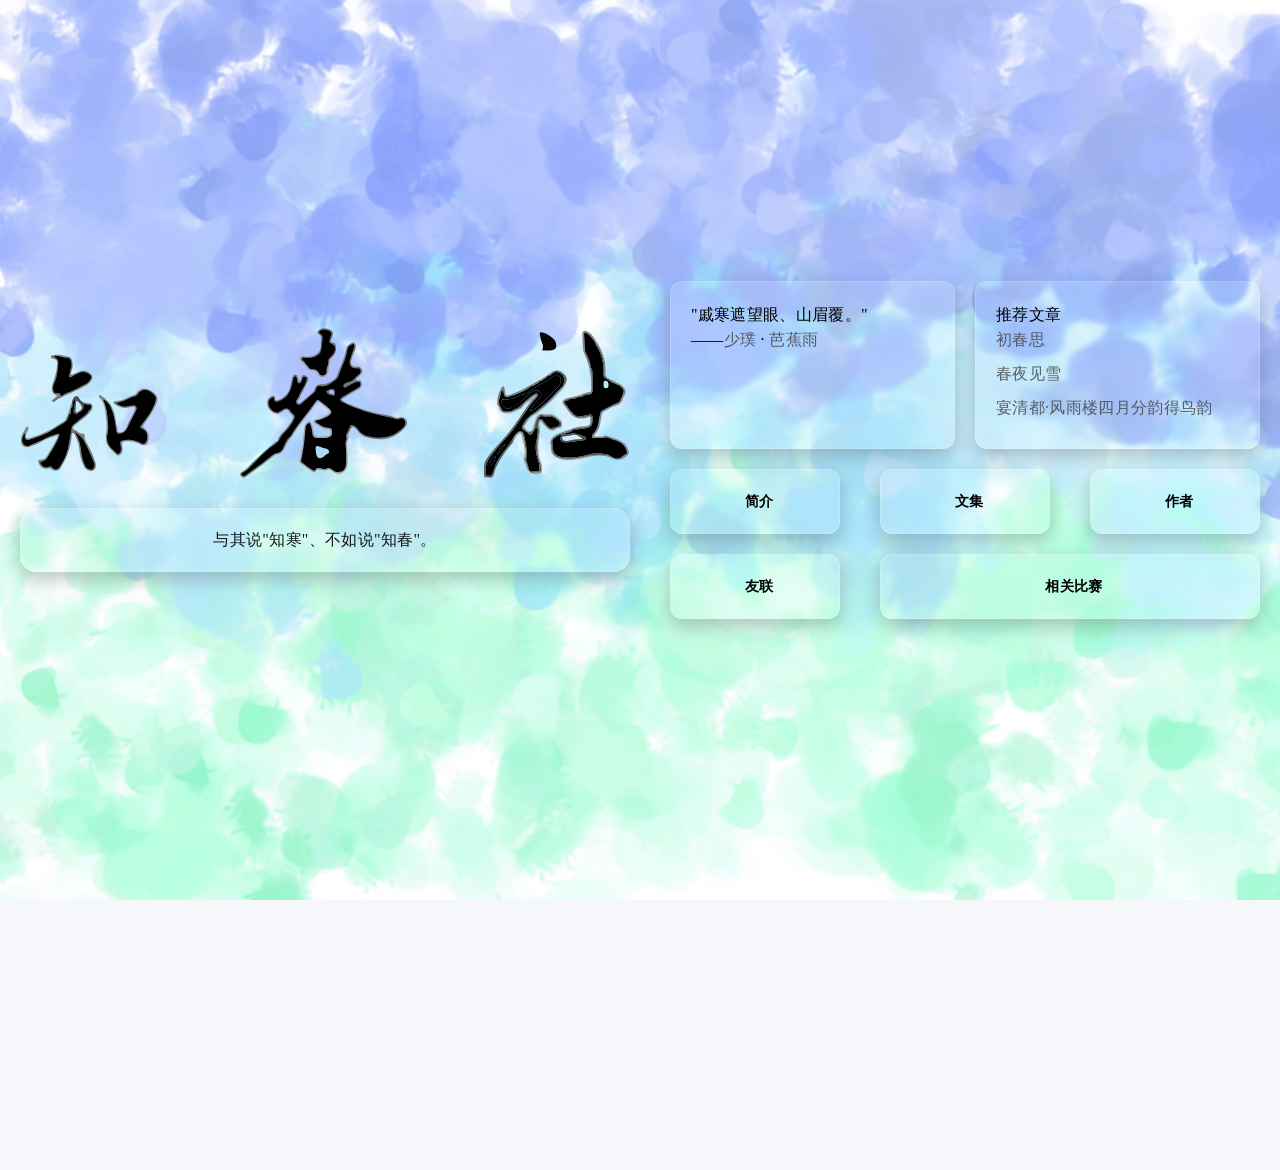
<file: index.html>
<!DOCTYPE html>
<html lang="zh">
<head>
<meta charset="UTF-8">
    <meta name="viewport" content="width=device-width, initial-scale=1.0">
    <meta name="theme-color" content="#00796b">
    <title>知春社</title>

    <meta name="description" content="知春社是 yesandnoandperhaps 的友站，聚焦文学、哲学与灵感的文字探索。">
    <meta name="keywords" content="知春社, 文学, 哲学, 灵感, 随笔, 创作, yesandno, yesandnoandperhaps">
    <meta name="author" content="yesandnoandperhaps团队">
    <meta name="robots" content="index, follow">
    <link rel="canonical" href="https://zhichun.yesandno.cn/">
    <link rel="icon" type="image/png" href="/img/56a41320991856531f3c50c2d3488a1b_720.png">
    <link rel="apple-touch-icon" href="/img/56a41320991856531f3c50c2d3488a1b_720.png">

    <meta property="og:title" content="知春社">
    <meta property="og:description" content="知春社致力于探索文字背后的思考，是你心灵的栖息地。">
    <meta property="og:type" content="website">
    <meta property="og:url" content="https://zhichun.yesandno.cn/">
    <meta property="og:image" content="https://zhichun.yesandno.cn/img/56a41320991856531f3c50c2d3488a1b_720.png">

    <meta name="twitter:card" content="summary_large_image">
    <meta name="twitter:title" content="知春社">
    <meta name="twitter:description" content="知春社致力于探索文字背后的思考，是你心灵的栖息地。">
    <meta name="twitter:image" content="https://zhichun.yesandno.cn/img/56a41320991856531f3c50c2d3488a1b_720.png">
    <link rel="stylesheet" href="css/Main.css">
    <link rel="stylesheet" href="css/Footer.css">
    <link rel="stylesheet" href="css/NewZhichun.css">
    <link rel="stylesheet" href="css/Modal.css">
    <link rel="stylesheet" href="https://at.alicdn.com/t/c/font_4924106_a078eblfkrt.css"/>
    <script src="js/RandomBackground.js" defer></script>
    <script src="js/Backgrounds.js" defer></script>
</head>
<body>
  <div class="container">
    <div class="left">
      <img src="img/知春社.svg" alt="知春社">
      <div class="glass-box">
        <i class="iconfont icon-image_zuoyinhao"></i> 与其说"知寒"、不如说"知春"。<i class="iconfont icon-image_youyinhao"></i>
      </div>
    </div>
    <div class="right">
      <!-- 第一行：每日一句框和推荐文章框 -->
      <div class="first-row">
        <div class="box" id="daily-quote-box">
            <p id="daily-quote"></p>
            <p id="quote-meta"></p>
        </div>
        <!-- 推荐文章 -->
        <div class="box" id="recommended-article-box">
          <div class="box-title">推荐文章</div>
          <ul id="recommended-article-list" style="list-style: none; padding: 0; margin: 0;">
            <!-- JS 动态插入 -->
          </ul>
        </div>
      </div>
      <!-- 第二行：作者，简介，文集，友联，相关比赛 -->
      <div class="second-row">
        <div class="box" onclick="openModal('introModal')">
          <h3><i class="iconfont icon-info-circle"></i>简介</h3>
        </div>
        <div class="box" onclick="location.href='corpus.html'">
          <h3><i class="iconfont icon-book-open"></i>文集</h3>
        </div>
        <div class="box" onclick="location.href='authors.html'">
          <h3><i class="iconfont icon-users"></i>作者</h3>
        </div>
        <div class="box" onclick="openModal('linkModal')">
          <h3><i class="iconfont icon-link"></i>友联</h3>
        </div>
        <div class="box" onclick="openModal('competitionModal')">
          <h3><i class="iconfont icon-icons"></i>相关比赛</h3>
        </div>
      </div>
    </div>
  </div>
  
  <!-- 简介模态框 -->
  <div id="introModal" class="modal">
      <div class="modal-content">
        <span class="close" onclick="closeModal('introModal')">&times;</span>
        <h3>关于《知春》为什么?</h3>
        <p>&emsp;&emsp;我们成立于2025年1月20日，是一个充满活力的青年社团。那时候节气将至大寒，聊起"雪"后取了"静春"二字。因天气严寒，便偏偏说个"春"字——与其说"知寒"，不如说"知春"更亲切，更温暖，还带着几分童真的趣味，像是"幼儿园"这三个字给人的感觉。名字里藏着我们这一群人：在信息浪潮中成长的青年，既怀抱对未来的渴望，也愿意回望那灿烂悠远的文明，轻轻触碰它的余温、衔接起来融为一体。</p>
      </div>
  </div>
  
  <!-- 友联模态框 -->
  <div id="linkModal" class="modal">
      <div class="modal-content">
        <span class="close" onclick="closeModal('linkModal')">&times;</span>
        <h3>好朋友好朋友，我们与大家</h3>
        <a href="https://www.yesandnoandperhaps.cn/">yesandnoandperhaps</a>、
        <a href="https://xlyg.fun" target="_blank">穸阑隐阁</a>
      </div>
  </div>
  
  <!-- 新增的相关比赛模态框 -->
  <div id="competitionModal" class="modal">
      <div class="modal-content">
        <span class="close" onclick="closeModal('competitionModal')">&times;</span>
        <h3>相关文学比赛与活动</h3>
        <p>我们关注并参与各类文学创作比赛，以下是一些相关的比赛信息：</p>
        <ul style="padding-left: 20px; margin-top: 10px;">
            <li style="margin-bottom: 10px;">
            <a href="https://mp.weixin.qq.com/s?__biz=Mzk4ODI3MTkwNg==&mid=2247483719&idx=1&sn=384157b464526138a6e76a08949ef710&chksm=c586850af2f10c1ceeb4efa3d6b9c523e8da773a27c3b94209dd2e7c8ab5072dc25cdfb7867c&subscene=236&clicktime=1766157761&enterid=1766157761&scene=90&sessionid=1766157166201#rd" target="_blank">
              <strong style="  color: #494e97cc;">联合文社首届文学大赛</strong>
            </a><br>
            <span style="color: #666;">关于联合文社联合文社是一个多体裁、多社团协作的文学联合体，涵盖散文、现代诗、古体诗、小说、文言文等多个创作门类，致力于打造一个自由、纯粹、多元的创作生态。我们坚持“文以载道，社以聚心”的理念，鼓励风格并存、百花齐放，让写作者在此找到表达自我与共鸣他人的空间。</span>
          </li>
        </ul>
        <p style="margin-top: 15px; font-size: 14px; color: #888;">
          <i class="iconfont icon-info-circle" style="margin-right: 5px;"></i>
          具体参赛信息请关注我们的公众号或网站公告
        </p>
      </div>
  </div>
  
  <footer>
    <section class="footer-left" style="background-color: #222">
      <strong>&copy; 2025 知春社</strong><br>
      域名：<a href="https://zhichun.yesandno.cn" target="_blank">zhichun.yesandno.cn</a>
      <br>与其说"知寒"、不如说"知春"。
    </section>
    <section class="footer-right" style="background-color: #222">
      公众号：
      <a href="https://mp.weixin.qq.com/s/oqfT4XMQXxZpvLy-9rg5qw" target="_blank">知春社</a>
      、<a href="https://mp.weixin.qq.com/s/LudcxAEAQ77vQxSN_zHs-A" target="_blank">穸阑隐阁</a>
      、yesandnoandperhaps<br>
      合作链接：
        <a href="https://www.yesandnoandperhaps.cn/">yesandnoandperhaps</a>、
        <a href="https://xlyg.fun" target="_blank">穸阑隐阁</a><br>
      页面开发：yesandnoandperhaps·李岚霏
    </section>
  </footer>
  <script src="js/DailyQuotes.js"></script>
  <script src="js/OneSentenceDay.js"></script>
  <script src="js/RecommendedArticlesList.js"></script>
  <script src="js/RecommendedArticles.js"></script>
  <script src="js/Modal.js"></script>
</body>
</html>
</file>
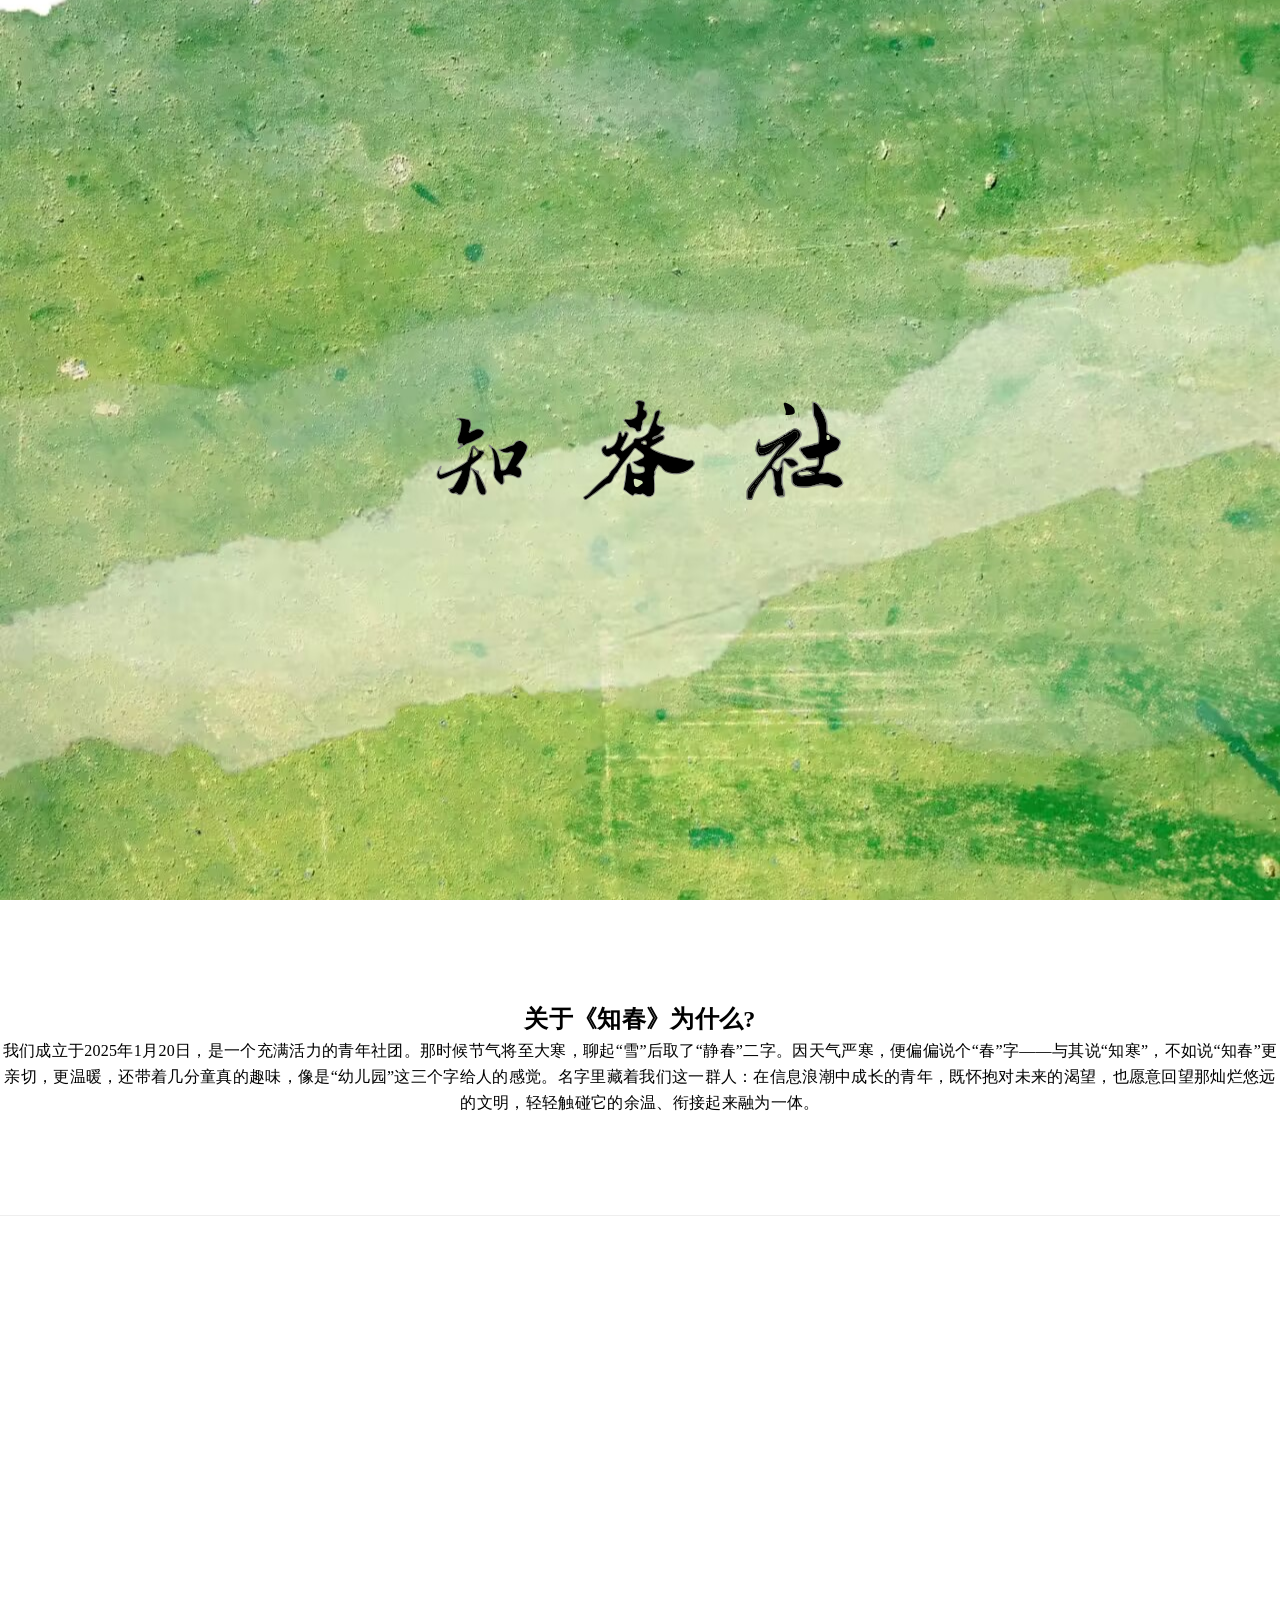
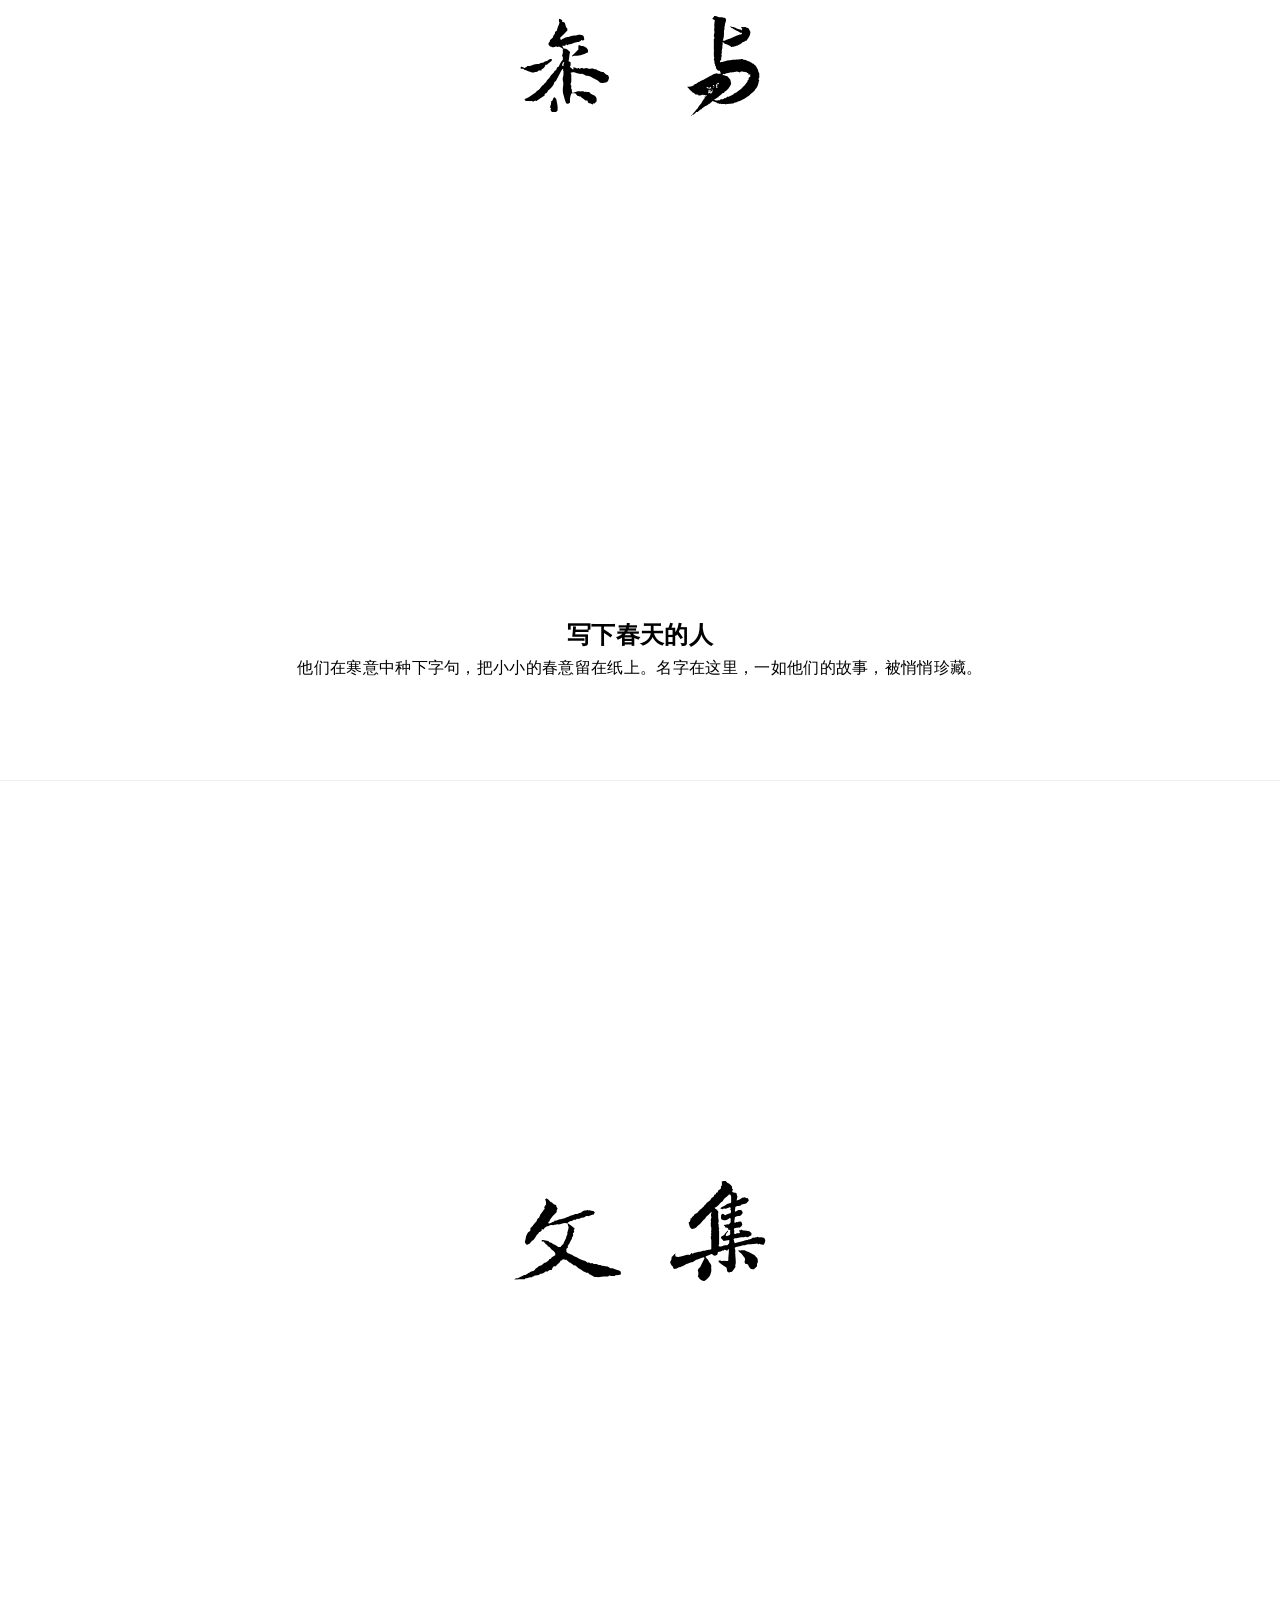
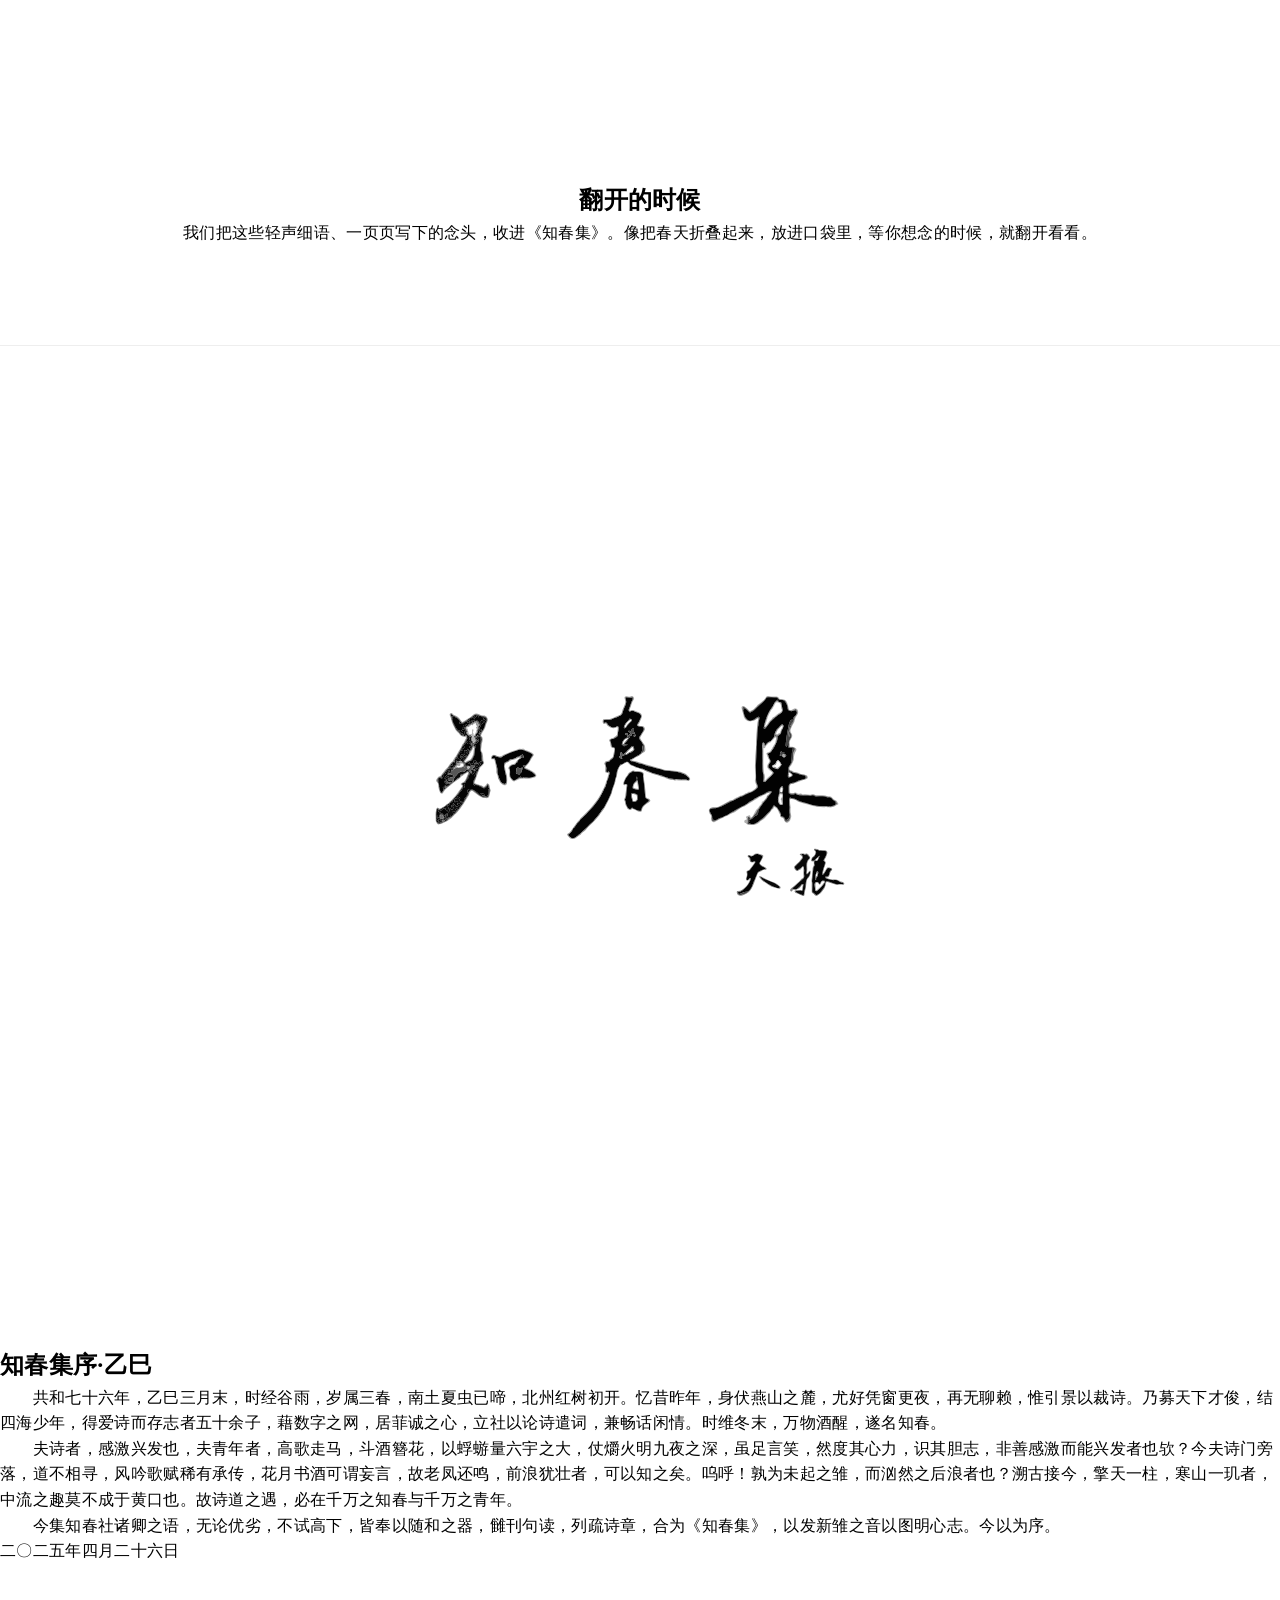
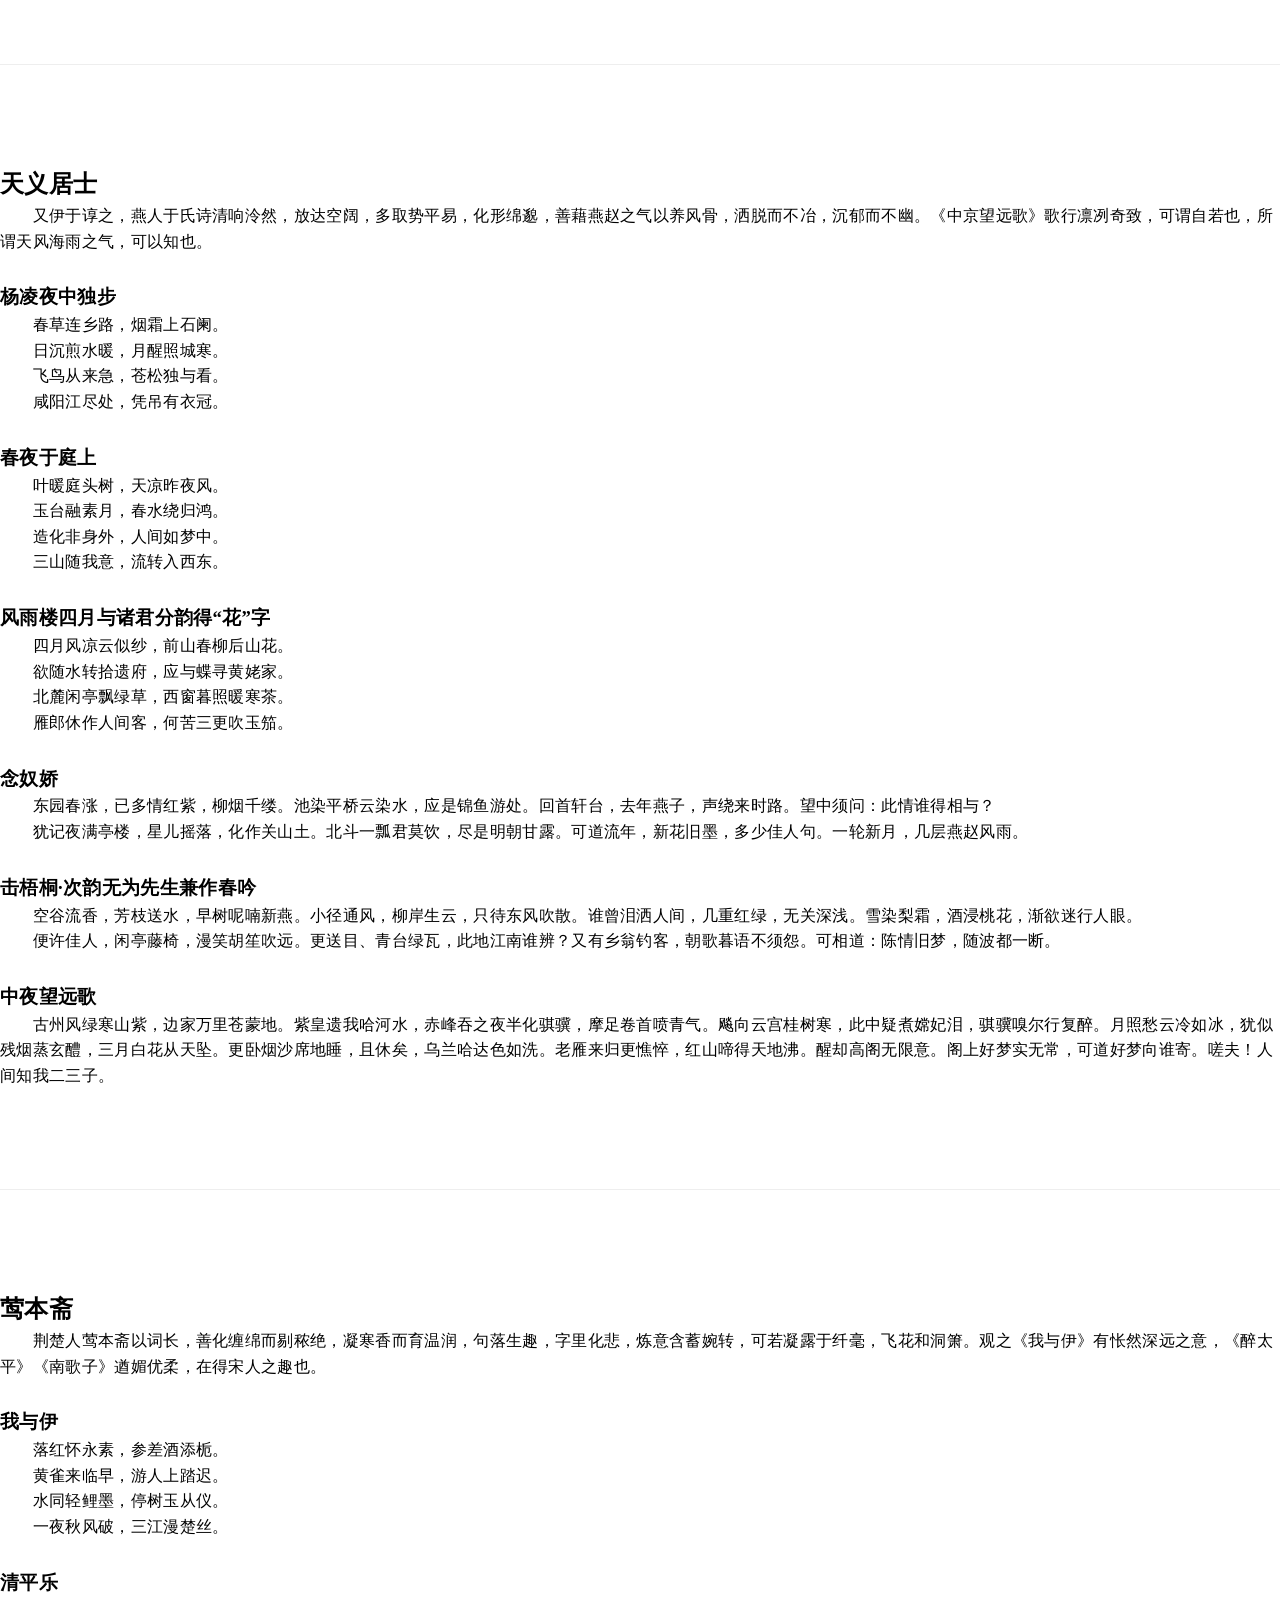
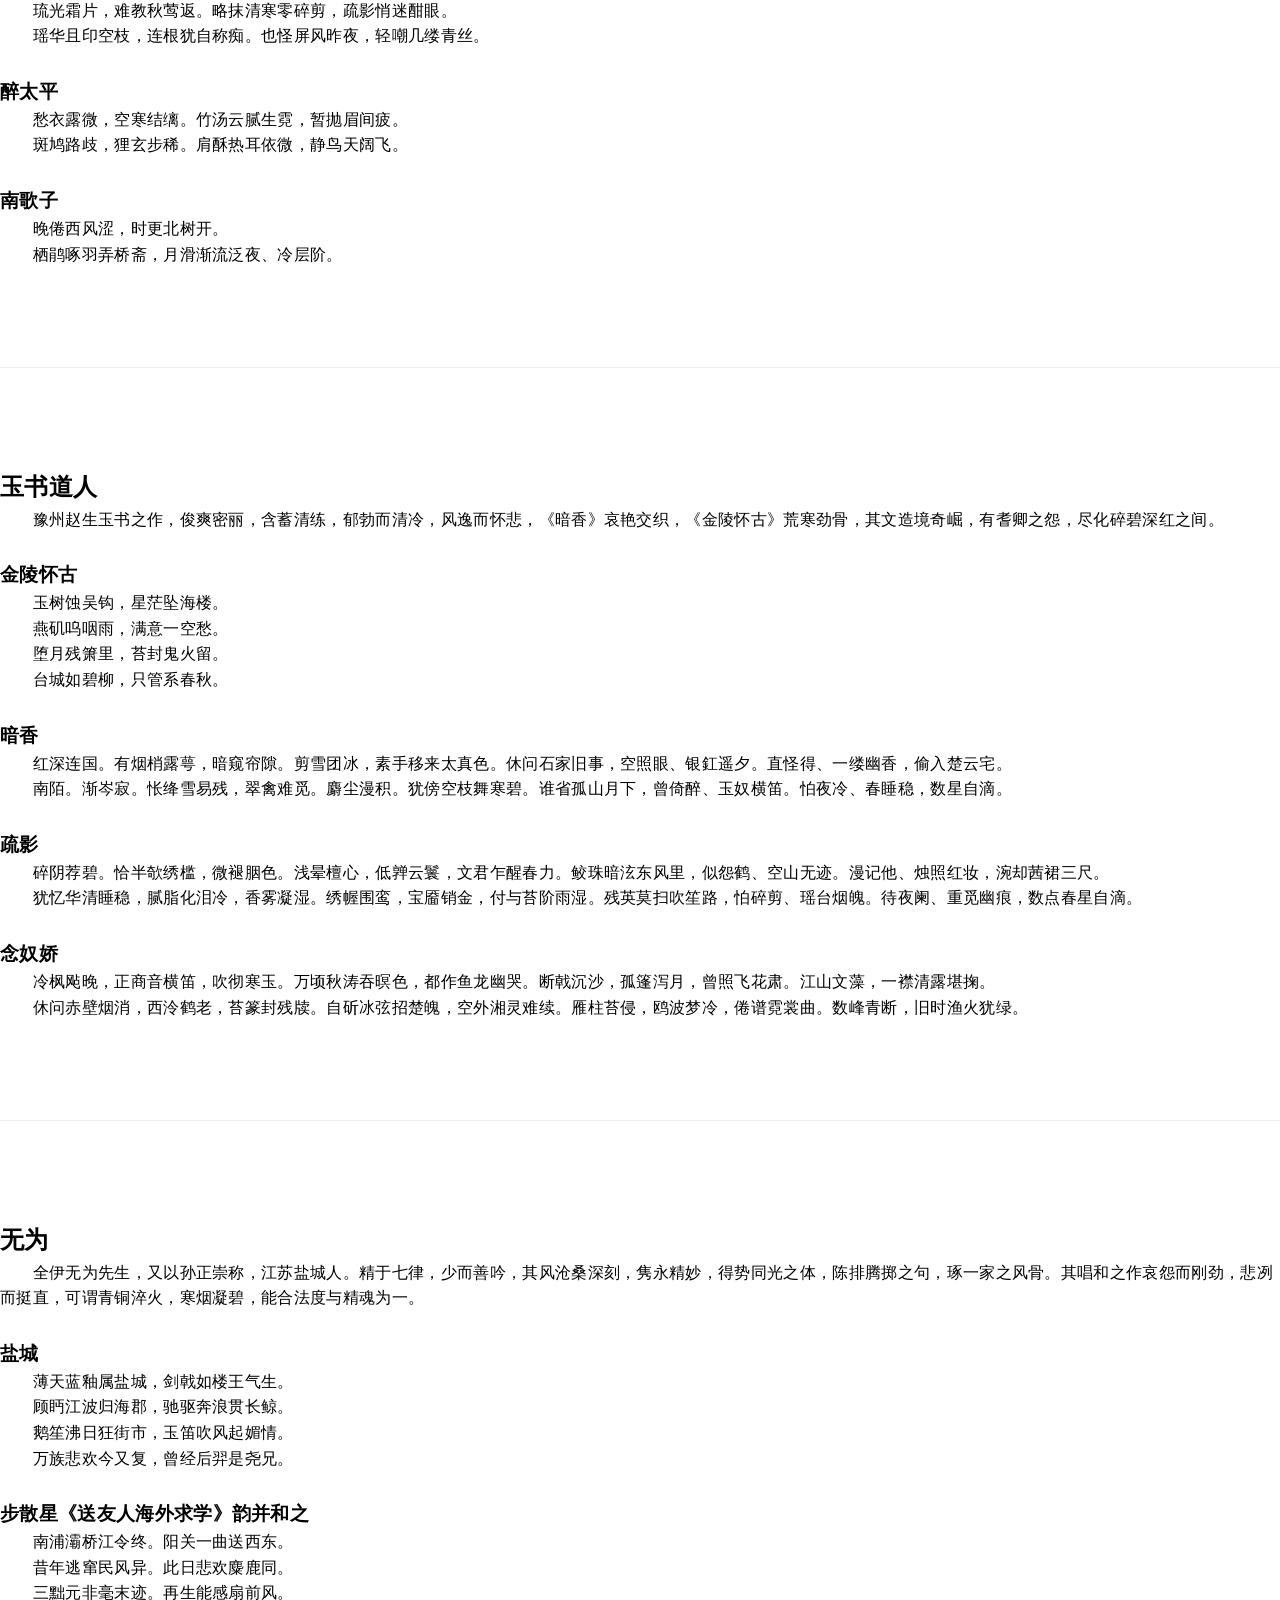
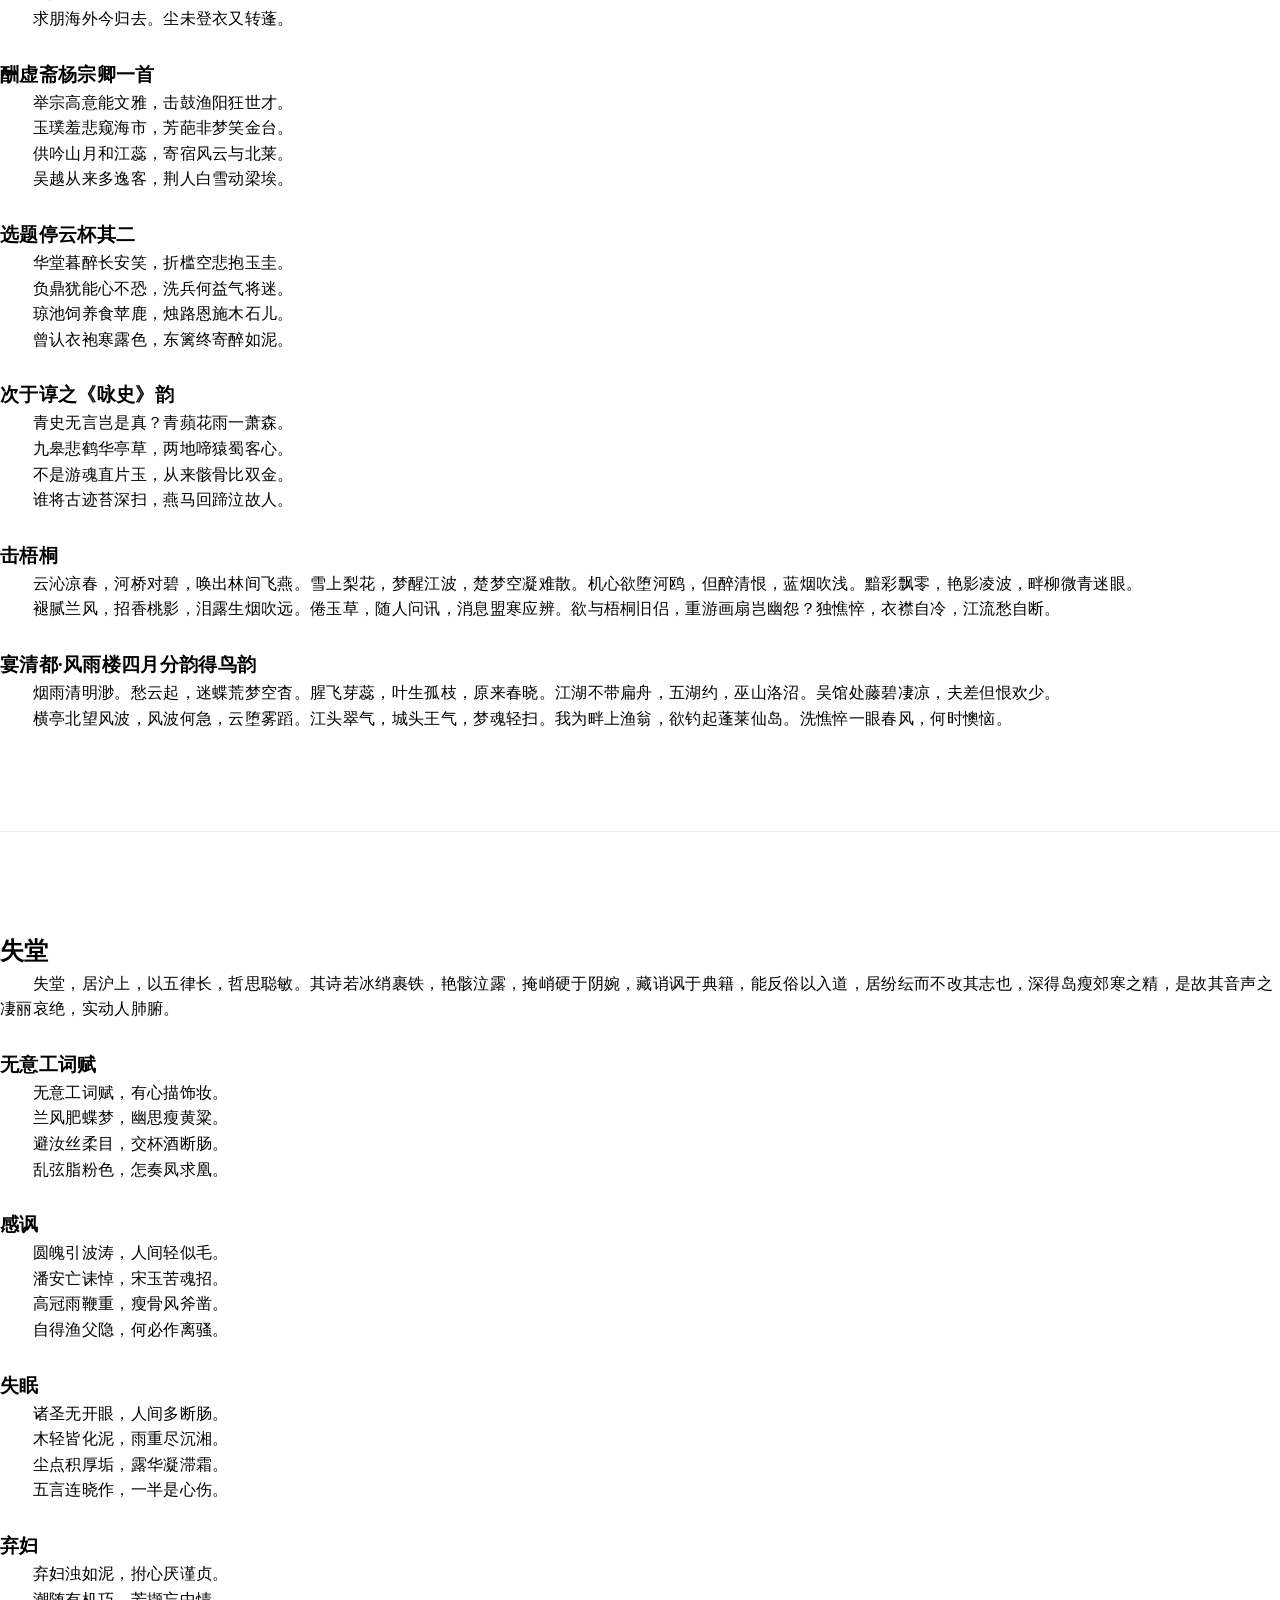
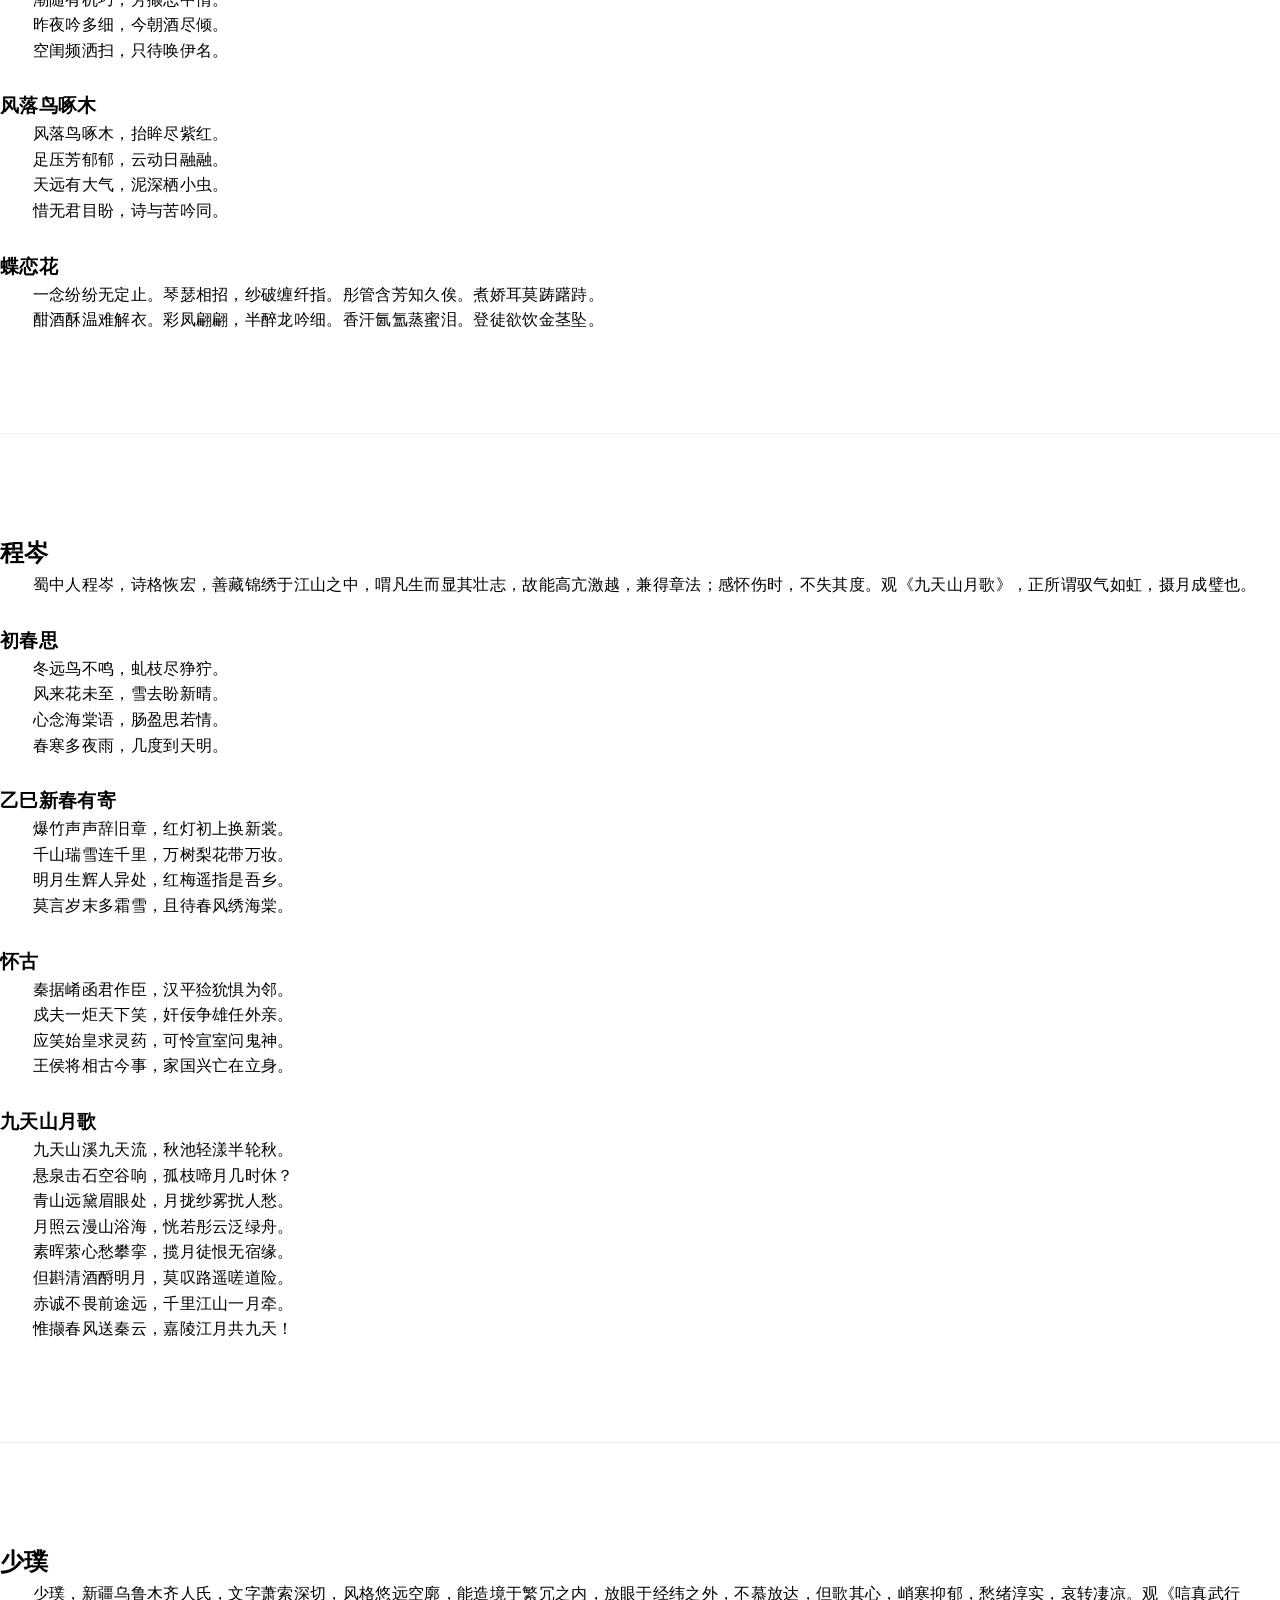
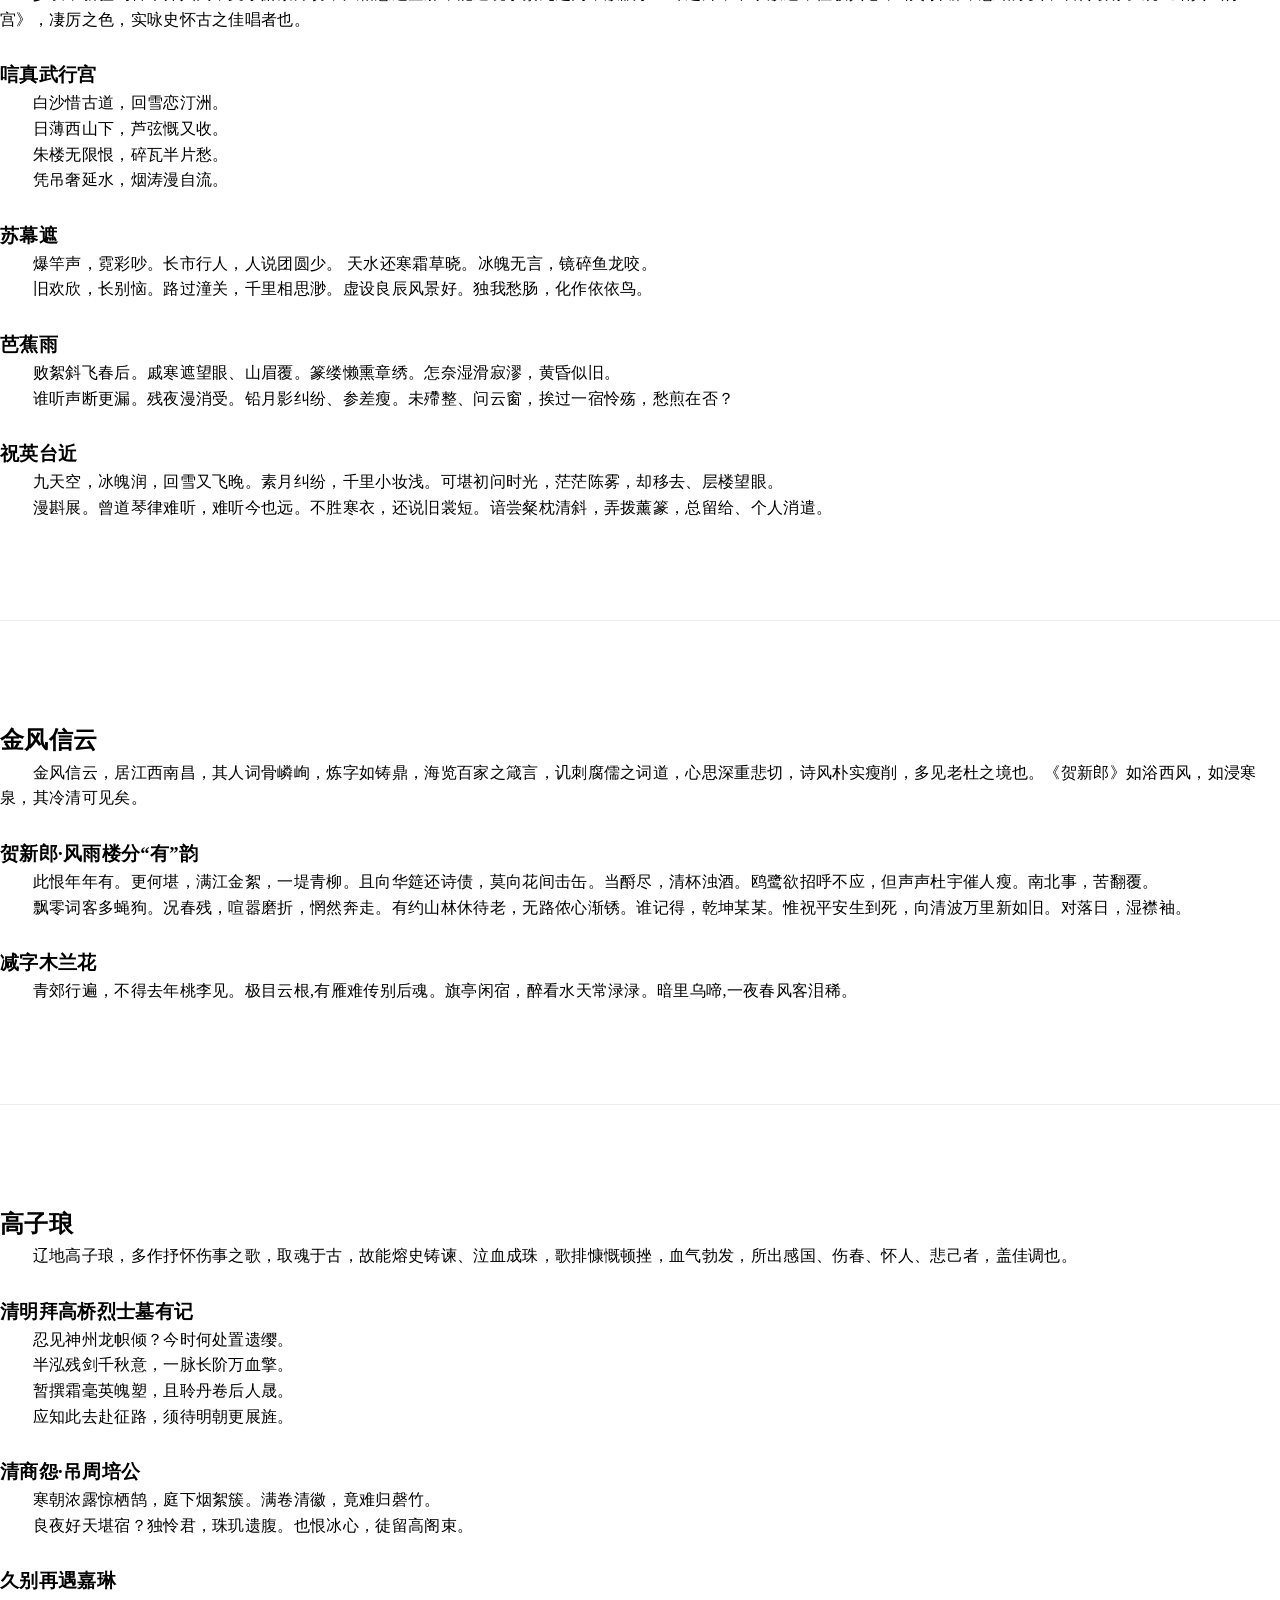
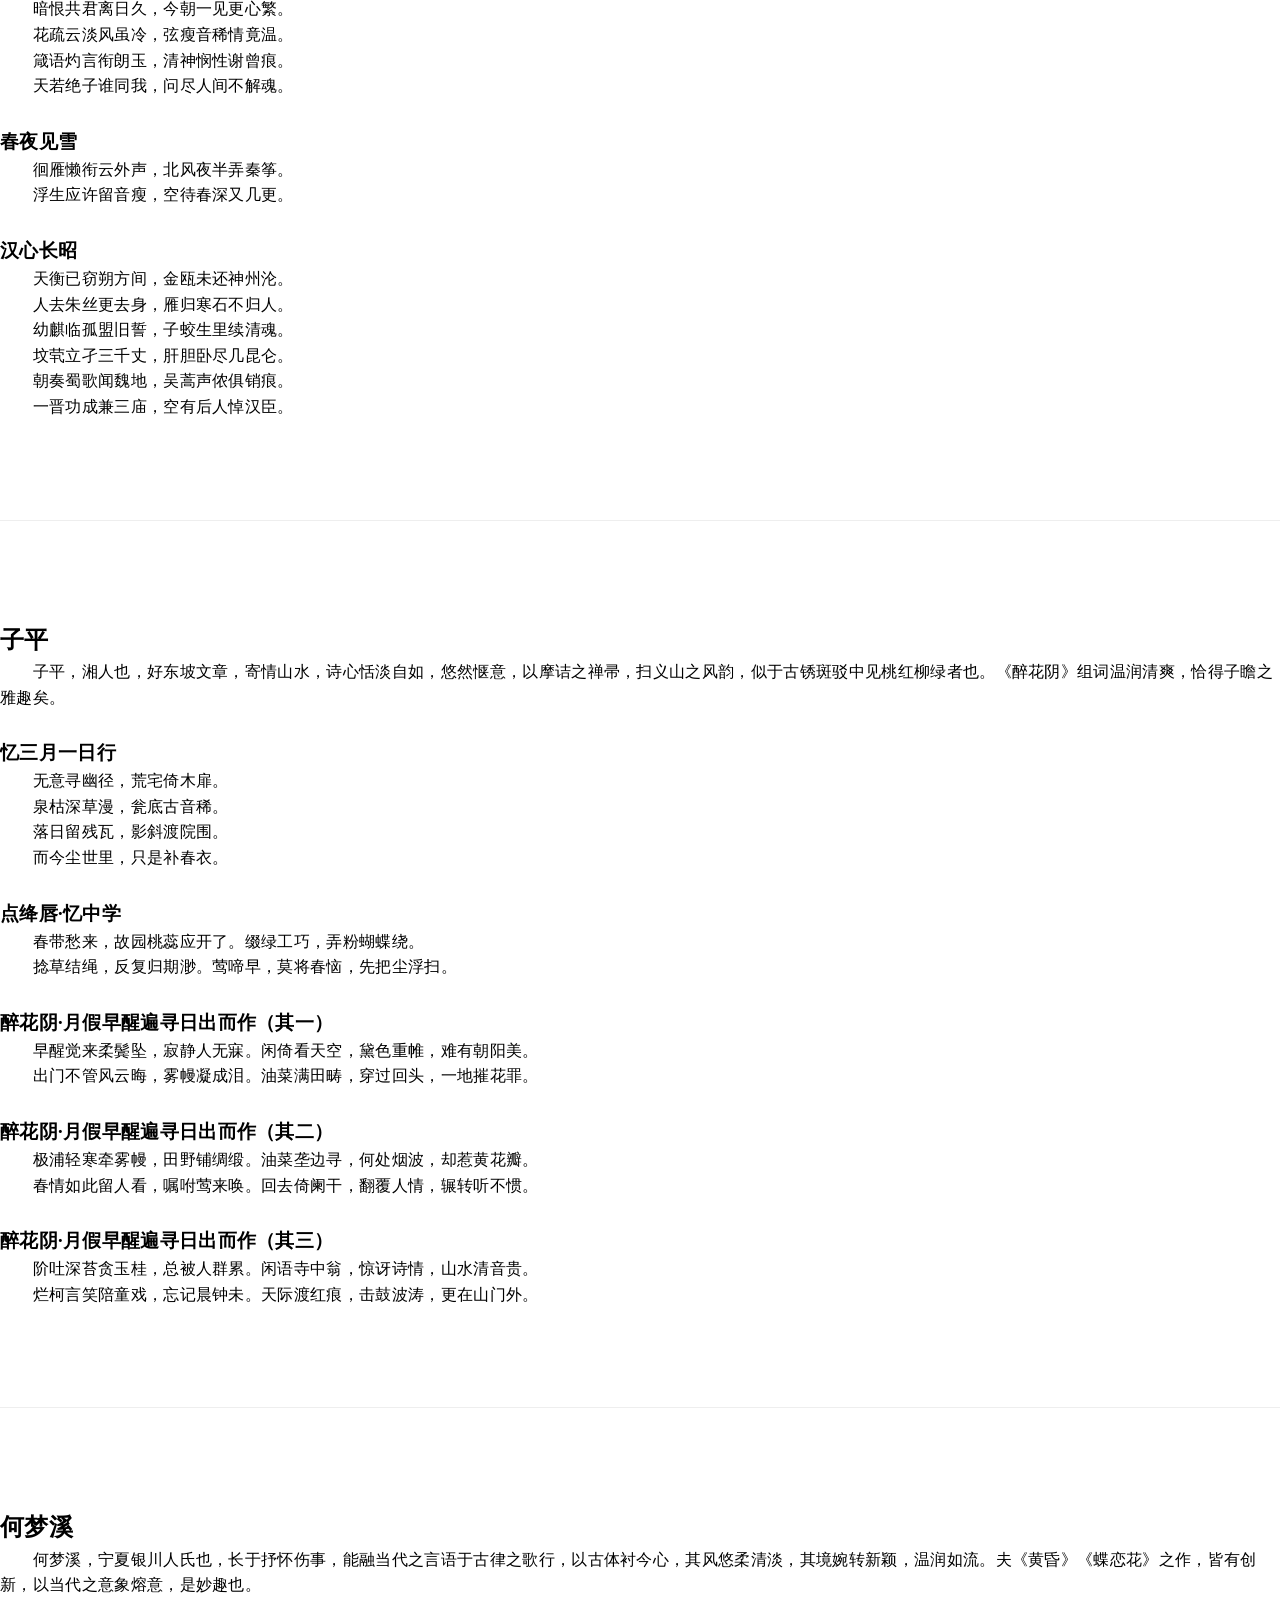
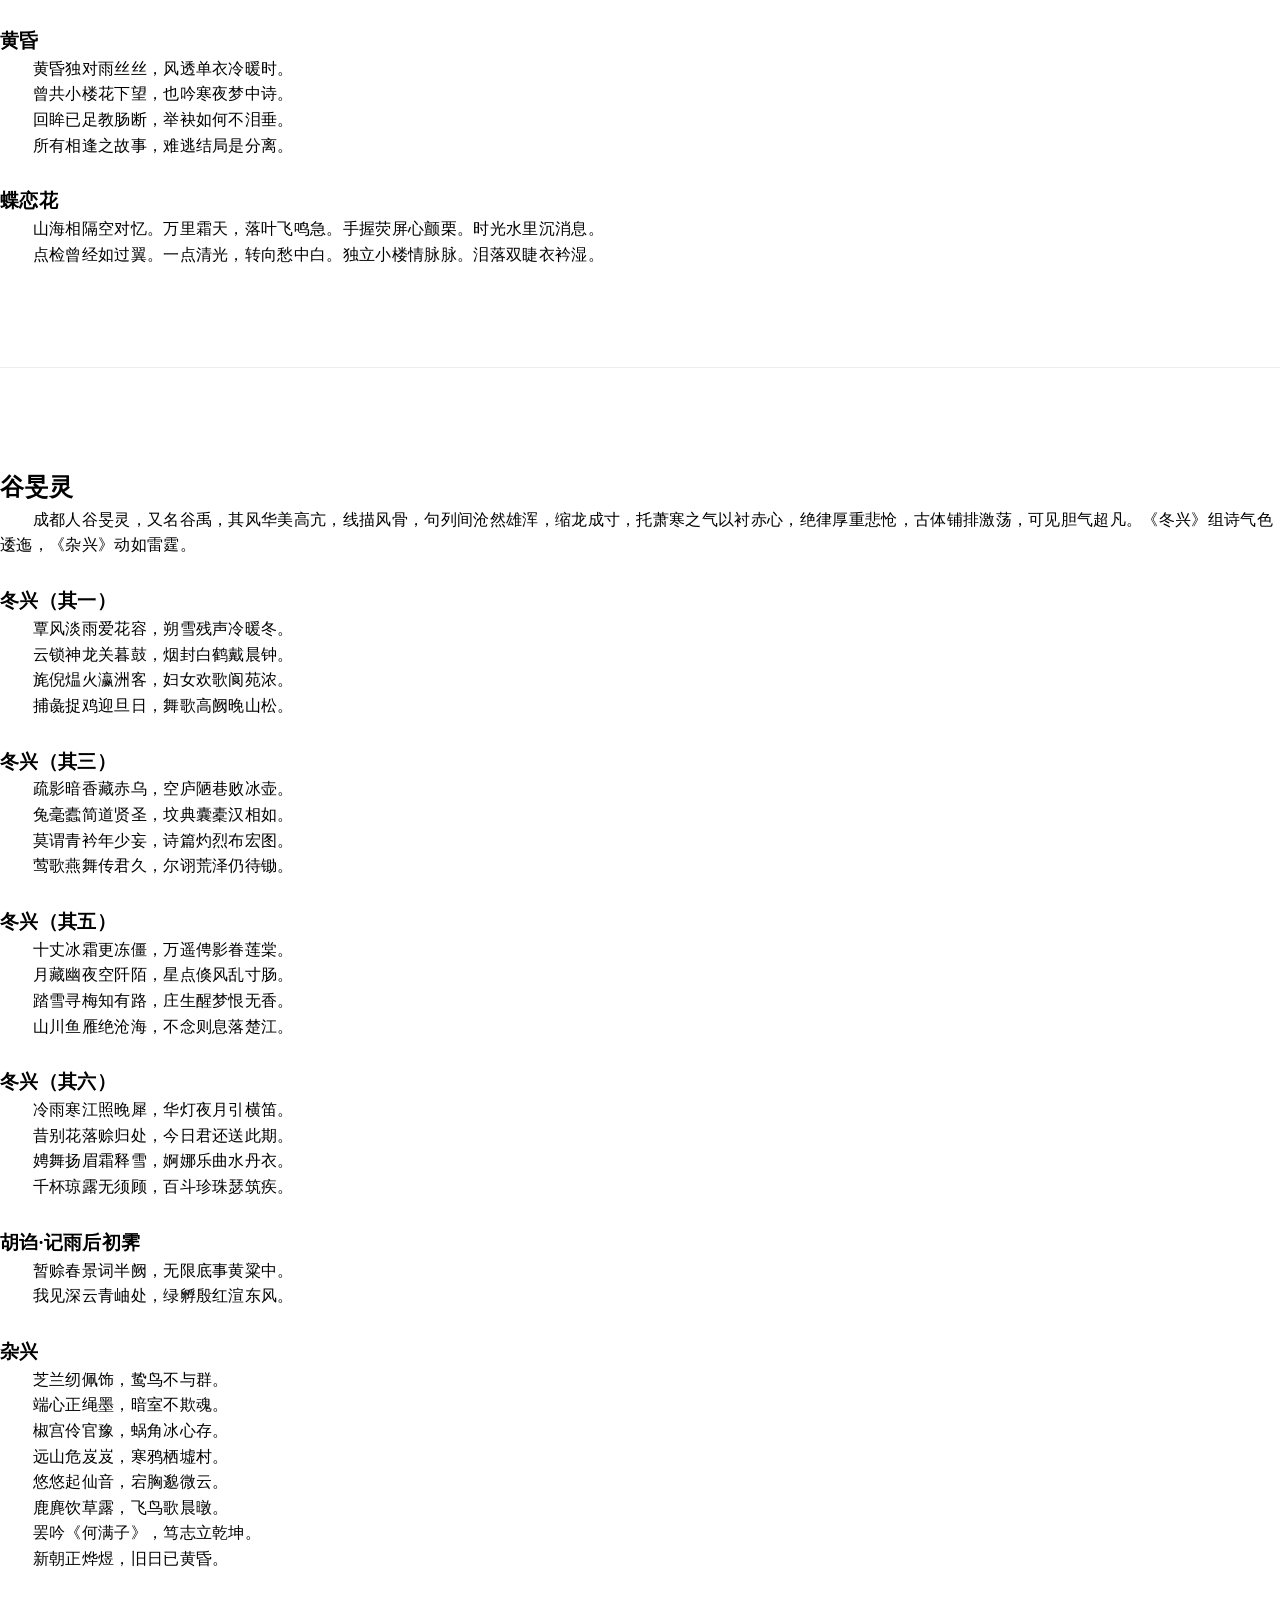
<file: old/index.html>
<!DOCTYPE html>
<html lang="zh">
<head>
<meta charset="UTF-8">
    <meta name="viewport" content="width=device-width, initial-scale=1.0">
    <meta name="theme-color" content="#00796b">
    <title>知春社</title>

    <meta name="description" content="知春社是 yesandnoandperhaps 的友站，聚焦文学、哲学与灵感的文字探索。">
    <meta name="keywords" content="知春社, 文学, 哲学, 灵感, 随笔, 创作, yesandno, yesandnoandperhaps">
    <meta name="author" content="yesandnoandperhaps团队">
    <meta name="robots" content="index, follow">
    <link rel="canonical" href="https://zhichun.yesandno.cn/">
    <link rel="icon" type="image/png" href="/img/56a41320991856531f3c50c2d3488a1b_720.png">
    <link rel="apple-touch-icon" href="/img/56a41320991856531f3c50c2d3488a1b_720.png">

    <meta property="og:title" content="知春社 - yesandnoandperhaps 的友站">
    <meta property="og:description" content="知春社致力于探索文字背后的思考，是你心灵的栖息地。">
    <meta property="og:type" content="website">
    <meta property="og:url" content="https://zhichun.yesandno.cn/">
    <meta property="og:image" content="https://zhichun.yesandno.cn/img/56a41320991856531f3c50c2d3488a1b_720.png">

    <meta name="twitter:card" content="summary_large_image">
    <meta name="twitter:title" content="知春社 - yesandnoandperhaps 的友站">
    <meta name="twitter:description" content="知春社致力于探索文字背后的思考，是你心灵的栖息地。">
    <meta name="twitter:image" content="https://zhichun.yesandno.cn/img/56a41320991856531f3c50c2d3488a1b_720.png">
    <link rel="stylesheet" href="../css/CorpusCard.css">
    <link rel="stylesheet" href="../css/Main.css">
    <link rel="stylesheet" href="../css/Footer.css">
    <link rel="stylesheet" href="../css/Toc.css">
</head>
<body>
  <script>
    let lastScrollY = window.scrollY;
    const nav = document.querySelector("nav");

    window.addEventListener("scroll", () => {
      if (window.scrollY > lastScrollY) {
        nav.classList.add("hidden");
      } else {
        nav.classList.remove("hidden");
      }
      lastScrollY = window.scrollY;
    });
  </script>

  <div class="parallax parallax-1">
    <img src="../img/知春社.svg" alt="知春社" width="100%" height="100vh">
  </div>

  <section id="section1">
    <h2>关于《知春》为什么?</h2>
    <p>我们成立于2025年1月20日，是一个充满活力的青年社团。那时候节气将至大寒，聊起“雪”后取了“静春”二字。因天气严寒，便偏偏说个“春”字——与其说“知寒”，不如说“知春”更亲切，更温暖，还带着几分童真的趣味，像是“幼儿园”这三个字给人的感觉。名字里藏着我们这一群人：在信息浪潮中成长的青年，既怀抱对未来的渴望，也愿意回望那灿烂悠远的文明，轻轻触碰它的余温、衔接起来融为一体。</p>
  </section>

  <div class="parallax parallax-2">
    <img src="../img/参与.svg" alt="参与" width="100%" height="100vh">
  </div>

  <section id="section2">
    <h2>写下春天的人</h2>
    <p>他们在寒意中种下字句，把小小的春意留在纸上。名字在这里，一如他们的故事，被悄悄珍藏。</p>
  </section>

  <div class="parallax parallax-3">
    <img src="../img/文集.svg" alt="文集" width="100%" height="100vh">
  </div>

  <section id="section3">
    <h2>翻开的时候</h2>
    <p>我们把这些轻声细语、一页页写下的念头，收进《知春集》。像把春天折叠起来，放进口袋里，等你想念的时候，就翻开看看。</p>
  </section>

    <div class="parallax parallax-4">
      <img src="../img/知春集.svg" alt="知春集" width="100%" height="200vh">
  </div>
    <section id="section4" style="text-align: left;">
      <h2>知春集序·乙巳</h2>
        <p>&emsp;&emsp;共和七十六年，乙巳三月末，时经谷雨，岁属三春，南土夏虫已啼，北州红树初开。忆昔昨年，身伏燕山之麓，尤好凭窗更夜，再无聊赖，惟引景以裁诗。乃募天下才俊，结四海少年，得爱诗而存志者五十余子，藉数字之网，居菲诚之心，立社以论诗遣词，兼畅话闲情。时维冬末，万物酒醒，遂名知春。<br>
        &emsp;&emsp;夫诗者，感激兴发也，夫青年者，高歌走马，斗酒簪花，以蜉蝣量六宇之大，仗爝火明九夜之深，虽足言笑，然度其心力，识其胆志，非善感激而能兴发者也欤？今夫诗门旁落，道不相寻，风吟歌赋稀有承传，花月书酒可谓妄言，故老凤还鸣，前浪犹壮者，可以知之矣。呜呼！孰为未起之雏，而汹然之后浪者也？溯古接今，擎天一柱，寒山一玑者，中流之趣莫不成于黄口也。故诗道之遇，必在千万之知春与千万之青年。<br>
        &emsp;&emsp;今集知春社诸卿之语，无论优劣，不试高下，皆奉以随和之器，雠刊句读，列疏诗章，合为《知春集》，以发新雏之音以图明心志。今以为序。
        <br>二〇二五年四月二十六日</p>
  </section>
    <section id="天义居士" style="text-align: left;">
      <h2>天义居士</h2>
      <p>&emsp;&emsp;又伊于谆之，燕人于氏诗清响泠然，放达空阔，多取势平易，化形绵邈，善藉燕赵之气以养风骨，洒脱而不冶，沉郁而不幽。《中京望远歌》歌行凛冽奇致，可谓自若也，所谓天风海雨之气，可以知也。</p>
      <h3>杨凌夜中独步</h3>
      <p>&emsp;&emsp;春草连乡路，烟霜上石阑。<br>
        &emsp;&emsp;日沉煎水暖，月醒照城寒。<br>
        &emsp;&emsp;飞鸟从来急，苍松独与看。<br>
        &emsp;&emsp;咸阳江尽处，凭吊有衣冠。
      </p>
      <h3>春夜于庭上</h3>
        <p>&emsp;&emsp;叶暖庭头树，天凉昨夜风。<br>
        &emsp;&emsp;玉台融素月，春水绕归鸿。<br>
        &emsp;&emsp;造化非身外，人间如梦中。<br>
        &emsp;&emsp;三山随我意，流转入西东。</p>

      <h3>风雨楼四月与诸君分韵得“花”字</h3>
        <p>&emsp;&emsp;四月风凉云似纱，前山春柳后山花。<br>
        &emsp;&emsp;欲随水转拾遗府，应与蝶寻黄姥家。<br>
        &emsp;&emsp;北麓闲亭飘绿草，西窗暮照暖寒茶。<br>
        &emsp;&emsp;雁郎休作人间客，何苦三更吹玉笳。</p>

      <h3>念奴娇</h3>
          <p>&emsp;&emsp;东园春涨，已多情红紫，柳烟千缕。池染平桥云染水，应是锦鱼游处。回首轩台，去年燕子，声绕来时路。望中须问：此情谁得相与？<br>
          &emsp;&emsp;犹记夜满亭楼，星儿摇落，化作关山土。北斗一瓢君莫饮，尽是明朝甘露。可道流年，新花旧墨，多少佳人句。一轮新月，几层燕赵风雨。</p>

      <h3>击梧桐·次韵无为先生兼作春吟</h3>
          <p>&emsp;&emsp;空谷流香，芳枝送水，早树呢喃新燕。小径通风，柳岸生云，只待东风吹散。谁曾泪洒人间，几重红绿，无关深浅。雪染梨霜，酒浸桃花，渐欲迷行人眼。<br>
          &emsp;&emsp;便许佳人，闲亭藤椅，漫笑胡笙吹远。更送目、青台绿瓦，此地江南谁辨？又有乡翁钓客，朝歌暮语不须怨。可相道：陈情旧梦，随波都一断。</p>

      <h3>中夜望远歌</h3>
        <p>&emsp;&emsp;古州风绿寒山紫，边家万里苍蒙地。紫皇遗我哈河水，赤峰吞之夜半化骐骥，摩足卷首喷青气。飚向云宫桂树寒，此中疑煮嫦妃泪，骐骥嗅尔行复醉。月照愁云冷如冰，犹似残烟蒸玄醴，三月白花从天坠。更卧烟沙席地睡，且休矣，乌兰哈达色如洗。老雁来归更憔悴，红山啼得天地沸。醒却高阁无限意。阁上好梦实无常，可道好梦向谁寄。嗟夫！人间知我二三子。</p>
  </section>
    <section id="莺本斋" style="text-align: left;">
    <h2>莺本斋</h2>
  <p>&emsp;&emsp;荆楚人莺本斋以词长，善化缠绵而剔秾绝，凝寒香而育温润，句落生趣，字里化悲，炼意含蓄婉转，可若凝露于纤毫，飞花和洞箫。观之《我与伊》有怅然深远之意，《醉太平》《南歌子》遒媚优柔，在得宋人之趣也。</p>
  <h3>我与伊</h3>
  <p>&emsp;&emsp;落红怀永素，参差酒添栀。<br>
    &emsp;&emsp;黄雀来临早，游人上踏迟。<br>
    &emsp;&emsp;水同轻鲤墨，停树玉从仪。<br>
    &emsp;&emsp;一夜秋风破，三江漫楚丝。</p>

    <h3>清平乐</h3>
      <p>&emsp;&emsp;琉光霜片，难教秋莺返。略抹清寒零碎剪，疏影悄迷酣眼。<br>
      &emsp;&emsp;瑶华且印空枝，连根犹自称痴。也怪屏风昨夜，轻嘲几缕青丝。</p>

    <h3>醉太平</h3>
      <p>&emsp;&emsp;愁衣露微，空寒结缡。竹汤云腻生霓，暂抛眉间疲。<br>
      &emsp;&emsp;斑鸠路歧，狸玄步稀。肩酥热耳依微，静鸟天阔飞。</p>

    <h3>南歌子</h3>
      <p>&emsp;&emsp;晚倦西风涩，时更北树开。<br>
      &emsp;&emsp;栖鹃啄羽弄桥斋，月滑渐流泛夜、冷层阶。</p>
  </section>
    <section id="玉书道人" style="text-align: left;">
  <h2>玉书道人</h2>
  <p>&emsp;&emsp;豫州赵生玉书之作，俊爽密丽，含蓄清练，郁勃而清冷，风逸而怀悲，《暗香》哀艳交织，《金陵怀古》荒寒劲骨，其文造境奇崛，有耆卿之怨，尽化碎碧深红之间。</p>
  <h3>金陵怀古</h3>
  &emsp;&emsp;玉树蚀吴钩，星茫坠海楼。<br>
&emsp;&emsp;燕矶呜咽雨，满意一空愁。<br>
&emsp;&emsp;堕月残箫里，苔封鬼火留。<br>
&emsp;&emsp;台城如碧柳，只管系春秋。

<h3>暗香</h3>
  &emsp;&emsp;红深连国。有烟梢露萼，暗窥帘隙。剪雪团冰，素手移来太真色。休问石家旧事，空照眼、银釭遥夕。直怪得、一缕幽香，偷入楚云宅。<br>
  &emsp;&emsp;南陌。渐岑寂。怅绛雪易残，翠禽难觅。麝尘漫积。犹傍空枝舞寒碧。谁省孤山月下，曾倚醉、玉奴横笛。怕夜冷、春睡稳，数星自滴。

<h3>疏影</h3>
  &emsp;&emsp;碎阴荐碧。恰半欹绣槛，微褪胭色。浅晕檀心，低亸云鬟，文君乍醒春力。鲛珠暗泫东风里，似怨鹤、空山无迹。漫记他、烛照红妆，涴却茜裙三尺。<br>
  &emsp;&emsp;犹忆华清睡稳，腻脂化泪冷，香雾凝湿。绣幄围鸾，宝靥销金，付与苔阶雨湿。残英莫扫吹笙路，怕碎剪、瑶台烟魄。待夜阑、重觅幽痕，数点春星自滴。

<h3>念奴娇</h3>
  &emsp;&emsp;冷枫飐晚，正商音横笛，吹彻寒玉。万顷秋涛吞暝色，都作鱼龙幽哭。断戟沉沙，孤篷泻月，曾照飞花肃。江山文藻，一襟清露堪掬。<br>
  &emsp;&emsp;休问赤壁烟消，西泠鹤老，苔篆封残牍。自斫冰弦招楚魄，空外湘灵难续。雁柱苔侵，鸥波梦冷，倦谱霓裳曲。数峰青断，旧时渔火犹绿。
</section>
    <section id="无为" style="text-align: left;">
      <h2>无为</h2>
      <p>&emsp;&emsp;全伊无为先生，又以孙正崇称，江苏盐城人。精于七律，少而善吟，其风沧桑深刻，隽永精妙，得势同光之体，陈排腾掷之句，琢一家之风骨。其唱和之作哀怨而刚劲，悲冽而挺直，可谓青铜淬火，寒烟凝碧，能合法度与精魂为一。</p>
      <h3>盐城</h3>
      &emsp;&emsp;薄天蓝釉属盐城，剑戟如楼王气生。<br>
    &emsp;&emsp;顾眄江波归海郡，驰驱奔浪贯长鲸。<br>
    &emsp;&emsp;鹅笙沸日狂街市，玉笛吹风起媚情。<br>
    &emsp;&emsp;万族悲欢今又复，曾经后羿是尧兄。

    <h3>步散星《送友人海外求学》韵并和之</h3>
    &emsp;&emsp;南浦灞桥江令终。阳关一曲送西东。<br>
    &emsp;&emsp;昔年逃窜民风异。此日悲欢麋鹿同。<br>
    &emsp;&emsp;三黜元非毫末迹。再生能感扇前风。<br>
    &emsp;&emsp;求朋海外今归去。尘未登衣又转蓬。

    <h3>酬虚斋杨宗卿一首</h3>
    &emsp;&emsp;举宗高意能文雅，击鼓渔阳狂世才。<br>
    &emsp;&emsp;玉璞羞悲窥海市，芳葩非梦笑金台。<br>
    &emsp;&emsp;供吟山月和江蕊，寄宿风云与北莱。<br>
    &emsp;&emsp;吴越从来多逸客，荆人白雪动梁埃。

    <h3>选题停云杯其二</h3>
    &emsp;&emsp;华堂暮醉长安笑，折槛空悲抱玉圭。<br>
    &emsp;&emsp;负鼎犹能心不恐，洗兵何益气将迷。<br>
    &emsp;&emsp;琼池饲养食苹鹿，烛路恩施木石儿。<br>
    &emsp;&emsp;曾认衣袍寒露色，东篱终寄醉如泥。

    <h3>次于谆之《咏史》韵</h3>
    &emsp;&emsp;青史无言岂是真？青蘋花雨一萧森。<br>
    &emsp;&emsp;九皋悲鹤华亭草，两地啼猿蜀客心。<br>
    &emsp;&emsp;不是游魂直片玉，从来骸骨比双金。<br>
    &emsp;&emsp;谁将古迹苔深扫，燕马回蹄泣故人。

    <h3>击梧桐</h3>
      &emsp;&emsp;云沁凉春，河桥对碧，唤出林间飞燕。雪上梨花，梦醒江波，楚梦空凝难散。机心欲堕河鸥，但醉清恨，蓝烟吹浅。黯彩飘零，艳影凌波，畔柳微青迷眼。<br>
      &emsp;&emsp;褪腻兰风，招香桃影，泪露生烟吹远。倦玉草，随人问讯，消息盟寒应辨。欲与梧桐旧侣，重游画扇岂幽怨？独憔悴，衣襟自冷，江流愁自断。

    <h3>宴清都·风雨楼四月分韵得鸟韵</h3>
      &emsp;&emsp;烟雨清明渺。愁云起，迷蝶荒梦空杳。腥飞芽蕊，叶生孤枝，原来春晓。江湖不带扁舟，五湖约，巫山洛沼。吴馆处藤碧凄凉，夫差但恨欢少。<br>
      &emsp;&emsp;横亭北望风波，风波何急，云堕雾蹈。江头翠气，城头王气，梦魂轻扫。我为畔上渔翁，欲钓起蓬莱仙岛。洗憔悴一眼春风，何时懊恼。
    </section>
    <section id="失堂" style="text-align: left;">
      <h2>失堂</h2>
      <p>&emsp;&emsp;失堂，居沪上，以五律长，哲思聪敏。其诗若冰绡裹铁，艳骸泣露，掩峭硬于阴婉，藏诮讽于典籍，能反俗以入道，居纷纭而不改其志也，深得岛瘦郊寒之精，是故其音声之凄丽哀绝，实动人肺腑。</p>
      <h3>无意工词赋</h3>
      &emsp;&emsp;无意工词赋，有心描饰妆。<br>
    &emsp;&emsp;兰风肥蝶梦，幽思瘦黄粱。<br>
    &emsp;&emsp;避汝丝柔目，交杯酒断肠。<br>
    &emsp;&emsp;乱弦脂粉色，怎奏凤求凰。

    <h3>感讽</h3>
    &emsp;&emsp;圆魄引波涛，人间轻似毛。<br>
    &emsp;&emsp;潘安亡诔悼，宋玉苦魂招。<br>
    &emsp;&emsp;高冠雨鞭重，瘦骨风斧凿。<br>
    &emsp;&emsp;自得渔父隐，何必作离骚。

    <h3>失眠</h3>
    &emsp;&emsp;诸圣无开眼，人间多断肠。<br>
    &emsp;&emsp;木轻皆化泥，雨重尽沉湘。<br>
    &emsp;&emsp;尘点积厚垢，露华凝滞霜。<br>
    &emsp;&emsp;五言连晓作，一半是心伤。

    <h3>弃妇</h3>
    &emsp;&emsp;弃妇浊如泥，拊心厌谨贞。<br>
    &emsp;&emsp;潮随有机巧，芳撷忘中情。<br>
    &emsp;&emsp;昨夜吟多细，今朝酒尽倾。<br>
    &emsp;&emsp;空闺频洒扫，只待唤伊名。

    <h3>风落鸟啄木</h3>
    &emsp;&emsp;风落鸟啄木，抬眸尽紫红。<br>
    &emsp;&emsp;足压芳郁郁，云动日融融。<br>
    &emsp;&emsp;天远有大气，泥深栖小虫。<br>
    &emsp;&emsp;惜无君目盼，诗与苦吟同。

    <h3>蝶恋花</h3>
      &emsp;&emsp;一念纷纷无定止。琴瑟相招，纱破缠纤指。彤管含芳知久俟。煮娇耳莫踌躇跱。<br>
      &emsp;&emsp;酣酒酥温难解衣。彩凤翩翩，半醉龙吟细。香汗氤氲蒸蜜泪。登徒欲饮金茎坠。
    </section>
    <section id="程岑" style="text-align: left;">
      <h2>程岑</h2>
      <p>&emsp;&emsp;蜀中人程岑，诗格恢宏，善藏锦绣于江山之中，喟凡生而显其壮志，故能高亢激越，兼得章法；感怀伤时，不失其度。观《九天山月歌》，正所谓驭气如虹，摄月成璧也。</p>
      <h3>初春思</h3>
      &emsp;&emsp;冬远鸟不鸣，虬枝尽狰狞。<br>
    &emsp;&emsp;风来花未至，雪去盼新晴。<br>
    &emsp;&emsp;心念海棠语，肠盈思若情。<br>
    &emsp;&emsp;春寒多夜雨，几度到天明。

    <h3>乙巳新春有寄</h3>
    &emsp;&emsp;爆竹声声辞旧章，红灯初上换新裳。<br>
    &emsp;&emsp;千山瑞雪连千里，万树梨花带万妆。<br>
    &emsp;&emsp;明月生辉人异处，红梅遥指是吾乡。<br>
    &emsp;&emsp;莫言岁末多霜雪，且待春风绣海棠。

    <h3>怀古</h3>
    &emsp;&emsp;秦据崤函君作臣，汉平猃狁惧为邻。<br>
    &emsp;&emsp;戍夫一炬天下笑，奸佞争雄任外亲。<br>
    &emsp;&emsp;应笑始皇求灵药，可怜宣室问鬼神。<br>
    &emsp;&emsp;王侯将相古今事，家国兴亡在立身。

    <h3>九天山月歌</h3>
    &emsp;&emsp;九天山溪九天流，秋池轻漾半轮秋。<br>
    &emsp;&emsp;悬泉击石空谷响，孤枝啼月几时休？<br>
    &emsp;&emsp;青山远黛眉眼处，月拢纱雾扰人愁。<br>
    &emsp;&emsp;月照云漫山浴海，恍若彤云泛绿舟。<br>
    &emsp;&emsp;素晖萦心愁攀挛，揽月徒恨无宿缘。<br>
    &emsp;&emsp;但斟清酒酹明月，莫叹路遥嗟道险。<br>
    &emsp;&emsp;赤诚不畏前途远，千里江山一月牵。<br>
    &emsp;&emsp;惟撷春风送秦云，嘉陵江月共九天！
    </section>
    <section id="少璞" style="text-align: left;">
      <h2>少璞</h2>
      <p>&emsp;&emsp;少璞，新疆乌鲁木齐人氏，文字萧索深切，风格悠远空廓，能造境于繁冗之内，放眼于经纬之外，不慕放达，但歌其心，峭寒抑郁，愁绪淳实，哀转凄凉。观《唁真武行宫》，凄厉之色，实咏史怀古之佳唱者也。</p>
      <h3>唁真武行宫</h3>
      &emsp;&emsp;白沙惜古道，回雪恋汀洲。<br>
    &emsp;&emsp;日薄西山下，芦弦慨又收。<br>
    &emsp;&emsp;朱楼无限恨，碎瓦半片愁。<br>
    &emsp;&emsp;凭吊奢延水，烟涛漫自流。

    <h3>苏幕遮</h3>
      &emsp;&emsp;爆竿声，霓彩吵。长市行人，人说团圆少。 天水还寒霜草晓。冰魄无言，镜碎鱼龙咬。<br>
      &emsp;&emsp;旧欢欣，长别恼。路过潼关，千里相思渺。虚设良辰风景好。独我愁肠，化作依依鸟。

    <h3>芭蕉雨</h3>
      &emsp;&emsp;败絮斜飞春后。戚寒遮望眼、山眉覆。篆缕懒熏章绣。怎奈湿滑寂漻，黄昏似旧。<br>
      &emsp;&emsp;谁听声断更漏。残夜漫消受。铅月影纠纷、参差瘦。未殢整、问云窗，挨过一宿怜殇，愁煎在否？

    <h3>祝英台近</h3>
      &emsp;&emsp;九天空，冰魄润，回雪又飞晚。素月纠纷，千里小妆浅。可堪初问时光，茫茫陈雾，却移去、层楼望眼。<br>
      &emsp;&emsp;漫斟展。曾道琴律难听，难听今也远。不胜寒衣，还说旧裳短。谙尝粲枕清斜，弄拨薰篆，总留给、个人消遣。
    </section>
    <section id="金风信云" style="text-align: left;">
      <h2>金风信云</h2>
      <p>&emsp;&emsp;金风信云，居江西南昌，其人词骨嶙峋，炼字如铸鼎，海览百家之箴言，讥刺腐儒之词道，心思深重悲切，诗风朴实瘦削，多见老杜之境也。《贺新郎》如浴西风，如浸寒泉，其冷清可见矣。</p>
      <h3>贺新郎·风雨楼分“有”韵</h3>
      &emsp;&emsp;此恨年年有。更何堪，满江金絮，一堤青柳。且向华筵还诗债，莫向花间击缶。当酹尽，清杯浊酒。鸥鹭欲招呼不应，但声声杜宇催人瘦。南北事，苦翻覆。<br>
      &emsp;&emsp;飘零词客多蝇狗。况春残，喧嚣磨折，惘然奔走。有约山林休待老，无路侬心渐锈。谁记得，乾坤某某。惟祝平安生到死，向清波万里新如旧。对落日，湿襟袖。

    <h3>减字木兰花</h3>
    &emsp;&emsp;青郊行遍，不得去年桃李见。极目云根,有雁难传别后魂。旗亭闲宿，醉看水天常渌渌。暗里乌啼,一夜春风客泪稀。
    </section>
    <section id="高子琅" style="text-align: left;">
      <h2>高子琅</h2>
      <p>&emsp;&emsp;辽地高子琅，多作抒怀伤事之歌，取魂于古，故能熔史铸谏、泣血成珠，歌排慷慨顿挫，血气勃发，所出感国、伤春、怀人、悲己者，盖佳调也。</p>
      <h3>清明拜高桥烈士墓有记</h3>
      &emsp;&emsp;忍见神州龙帜倾？今时何处置遗缨。<br>
    &emsp;&emsp;半泓残剑千秋意，一脉长阶万血擎。<br>
    &emsp;&emsp;暂撰霜毫英魄塑，且聆丹卷后人晟。<br>
    &emsp;&emsp;应知此去赴征路，须待明朝更展旌。

    <h3>清商怨·吊周培公</h3>
      &emsp;&emsp;寒朝浓露惊栖鹄，庭下烟絮簇。满卷清徽，竟难归磬竹。<br>
      &emsp;&emsp;良夜好天堪宿？独怜君，珠玑遗腹。也恨冰心，徒留高阁束。

    <h3>久别再遇嘉琳</h3>
    &emsp;&emsp;暗恨共君离日久，今朝一见更心繁。<br>
    &emsp;&emsp;花疏云淡风虽冷，弦瘦音稀情竟温。<br>
    &emsp;&emsp;箴语灼言衔朗玉，清神悯性谢曾痕。<br>
    &emsp;&emsp;天若绝子谁同我，问尽人间不解魂。

    <h3>春夜见雪</h3>
    &emsp;&emsp;徊雁懒衔云外声，北风夜半弄秦筝。<br>
    &emsp;&emsp;浮生应许留音瘦，空待春深又几更。

    <h3>汉心长昭</h3>
    &emsp;&emsp;天衡已窃朔方间，金瓯未还神州沦。<br>
    &emsp;&emsp;人去朱丝更去身，雁归寒石不归人。<br>
    &emsp;&emsp;幼麒临孤盟旧誓，子蛟生里续清魂。<br>
    &emsp;&emsp;坟茕立孑三千丈，肝胆卧尽几昆仑。<br>
    &emsp;&emsp;朝奏蜀歌闻魏地，吴蒿声侬俱销痕。<br>
    &emsp;&emsp;一晋功成兼三庙，空有后人悼汉臣。
    </section>
    <section id="子平" style="text-align: left;">
      <h2>子平</h2>
      <p>&emsp;&emsp;子平，湘人也，好东坡文章，寄情山水，诗心恬淡自如，悠然惬意，以摩诘之禅帚，扫义山之风韵，似于古锈斑驳中见桃红柳绿者也。《醉花阴》组词温润清爽，恰得子瞻之雅趣矣。</p>
      <h3>忆三月一日行</h3>
      &emsp;&emsp;无意寻幽径，荒宅倚木扉。<br>
    &emsp;&emsp;泉枯深草漫，瓮底古音稀。<br>
    &emsp;&emsp;落日留残瓦，影斜渡院围。<br>
    &emsp;&emsp;而今尘世里，只是补春衣。

    <h3>点绛唇·忆中学</h3>
      &emsp;&emsp;春带愁来，故园桃蕊应开了。缀绿工巧，弄粉蝴蝶绕。<br>
      &emsp;&emsp;捻草结绳，反复归期渺。莺啼早，莫将春恼，先把尘浮扫。

    <h3>醉花阴·月假早醒遍寻日出而作（其一）</h3>
      &emsp;&emsp;早醒觉来柔鬓坠，寂静人无寐。闲倚看天空，黛色重帷，难有朝阳美。<br>
      &emsp;&emsp;出门不管风云晦，雾幔凝成泪。油菜满田畴，穿过回头，一地摧花罪。

    <h3>醉花阴·月假早醒遍寻日出而作（其二）</h3>
      &emsp;&emsp;极浦轻寒牵雾幔，田野铺绸缎。油菜垄边寻，何处烟波，却惹黄花瓣。<br>
      &emsp;&emsp;春情如此留人看，嘱咐莺来唤。回去倚阑干，翻覆人情，辗转听不惯。

    <h3>醉花阴·月假早醒遍寻日出而作（其三）</h3>
      &emsp;&emsp;阶吐深苔贪玉桂，总被人群累。闲语寺中翁，惊讶诗情，山水清音贵。<br>
      &emsp;&emsp;烂柯言笑陪童戏，忘记晨钟未。天际渡红痕，击鼓波涛，更在山门外。
    </section>
    <section id="何梦溪" style="text-align: left;">
      <h2>何梦溪</h2>
      <p>&emsp;&emsp;何梦溪，宁夏银川人氏也，长于抒怀伤事，能融当代之言语于古律之歌行，以古体衬今心，其风悠柔清淡，其境婉转新颖，温润如流。夫《黄昏》《蝶恋花》之作，皆有创新，以当代之意象熔意，是妙趣也。</p>
      <h3>黄昏</h3>
      &emsp;&emsp;黄昏独对雨丝丝，风透单衣冷暖时。<br>
    &emsp;&emsp;曾共小楼花下望，也吟寒夜梦中诗。<br>
    &emsp;&emsp;回眸已足教肠断，举袂如何不泪垂。<br>
    &emsp;&emsp;所有相逢之故事，难逃结局是分离。

    <h3>蝶恋花</h3>
      &emsp;&emsp;山海相隔空对忆。万里霜天，落叶飞鸣急。手握荧屏心颤栗。时光水里沉消息。<br>
      &emsp;&emsp;点检曾经如过翼。一点清光，转向愁中白。独立小楼情脉脉。泪落双睫衣衿湿。
    </section>
    <section id="谷旻灵" style="text-align: left;">
      <h2>谷旻灵</h2>
      <p>&emsp;&emsp;成都人谷旻灵，又名谷禹，其风华美高亢，线描风骨，句列间沧然雄浑，缩龙成寸，托萧寒之气以衬赤心，绝律厚重悲怆，古体铺排激荡，可见胆气超凡。《冬兴》组诗气色逶迤，《杂兴》动如雷霆。</p>
      <h3>冬兴（其一）</h3>
      &emsp;&emsp;覃风淡雨爱花容，朔雪残声冷暖冬。<br>
    &emsp;&emsp;云锁神龙关暮鼓，烟封白鹤戴晨钟。<br>
    &emsp;&emsp;旄倪煴火瀛洲客，妇女欢歌阆苑浓。<br>
    &emsp;&emsp;捕彘捉鸡迎旦日，舞歌高阙晚山松。

    <h3>冬兴（其三）</h3>
    &emsp;&emsp;疏影暗香藏赤乌，空庐陋巷败冰壶。<br>
    &emsp;&emsp;兔毫蠹简道贤圣，坟典囊橐汉相如。<br>
    &emsp;&emsp;莫谓青衿年少妄，诗篇灼烈布宏图。<br>
    &emsp;&emsp;莺歌燕舞传君久，尔诩荒泽仍待锄。


    <h3>冬兴（其五）</h3>
    &emsp;&emsp;十丈冰霜更冻僵，万遥俜影眷莲棠。<br>
    &emsp;&emsp;月藏幽夜空阡陌，星点倏风乱寸肠。<br>
    &emsp;&emsp;踏雪寻梅知有路，庄生醒梦恨无香。<br>
    &emsp;&emsp;山川鱼雁绝沧海，不念则息落楚江。

    <h3>冬兴（其六）</h3>
    &emsp;&emsp;冷雨寒江照晚犀，华灯夜月引横笛。<br>
    &emsp;&emsp;昔别花落赊归处，今日君还送此期。<br>
    &emsp;&emsp;娉舞扬眉霜释雪，婀娜乐曲水丹衣。<br>
    &emsp;&emsp;千杯琼露无须顾，百斗珍珠瑟筑疾。

    <h3>胡诌·记雨后初霁</h3>
    &emsp;&emsp;暂赊春景词半阙，无限底事黄粱中。<br>
    &emsp;&emsp;我见深云青岫处，绿孵殷红渲东风。

    <h3>杂兴</h3>
    &emsp;&emsp;芝兰纫佩饰，鸷鸟不与群。<br>
    &emsp;&emsp;端心正绳墨，暗室不欺魂。<br>
    &emsp;&emsp;椒宫伶官豫，蜗角冰心存。<br>
    &emsp;&emsp;远山危岌岌，寒鸦栖墟村。<br>
    &emsp;&emsp;悠悠起仙音，宕胸邈微云。<br>
    &emsp;&emsp;鹿麂饮草露，飞鸟歌晨暾。<br>
    &emsp;&emsp;罢吟《何满子》，笃志立乾坤。<br>
    &emsp;&emsp;新朝正烨煜，旧日已黄昏。
    </section>
    <section id="白昼" style="text-align: left;">
      <h2>白昼</h2>
      <p>&emsp;&emsp;白昼，河南濮阳人氏，好古体，不制于格律，故文风自然清朗，迤逦动人。观《东廊日出》与《落花》者，悉柔美悠闲之甚者也。</p>
      <h3>七古·东廊日出</h3>
      &emsp;&emsp;日攀云起染东廊，人踏金粼斜影长。<br>
    &emsp;&emsp;春风好客牵翠柳，折叶作舟泊明窗。

    <h3>七古·落花</h3>
    &emsp;&emsp;一夜风来一庭花，落红殷情饰景华。<br>
    &emsp;&emsp;伏轩偏爱春更浓，幽香满园浸窗纱。<br>
    &emsp;&emsp;孩提急争编篮去，逸女闲拾鬓间插。<br>
    &emsp;&emsp;春日曾别今又来，锦铺院中请花茶。
    </section>
    <section id="则好" style="text-align: left;">
      <h2>则好</h2>
      <p>&emsp;&emsp;则好，居福建泉州，其人博览群籍，诗风深邃凝重，多能以身所思，发感人生天地万物之问也，故刚劲于悲戚之心，放荡于尘寰之色。</p>
      <h3>杂感</h3>
      &emsp;&emsp;阖目虚世界，忘言迷假真。<br>
    &emsp;&emsp;苍茫何逆旅？混沌托吾身。<br>
    &emsp;&emsp;徊绕蝴蝶梦，濯缨沧海滨。<br>
    &emsp;&emsp;此宵终幻灭，亘古独精神。
    </section>
    <section id="桔子" style="text-align: left;">
      <h2>桔子</h2>
      <p>&emsp;&emsp;桔子，鲁地人也，行文晓畅明白，真挚豪迈，观夫宇宙之盛，虽渺小如蝼蚁，尚有慷慨雄厚之歌，暧昧旷达之情，亦柔亦直，亦浓亦隔，真妙手也。</p>
      <h3>地球仪（其一）</h3>
      &emsp;&emsp;一盏乾坤谁掌中，九天之下岳渊同。<br>
    &emsp;&emsp;撩开三万六千夜，缘爱枢声闲转空。

    <h3>地球仪（其二）</h3>
    &emsp;&emsp;飞廉竟有烛龙功，搬弄晨昏似转蓬。<br>
    &emsp;&emsp;晚照不输新曙色，时穷只为欠东风。

    <h3>傍晚看海</h3>
    &emsp;&emsp;霜天碧海两无涯，翠浪生开蓝印花。<br>
    &emsp;&emsp;晚照欲销精卫恨，尽皴飞雪作黄沙。
    </section>
    <section id="摛翰" style="text-align: left;">
      <h2>摛翰</h2>
      <p>&emsp;&emsp;摛翰，渝州人氏，工于词作，其送别之作，俱真情依依，色彩优柔。至于琢句，则含蓄凝练，简易厚重，能以寻常文字发不寻常之感思，飞雪片玉，春草秋霜，皆慨然真挚，概得乐天、醉翁之精神也。《八声甘州·铜马》情思浓郁，可谓绝伦。</p>
      <h3>山上喜春聊寄冉二君</h3>
      &emsp;&emsp;尺素染新笺，相知愈二年。<br>
    &emsp;&emsp;春风多喜雨，水色好连天。<br>
    &emsp;&emsp;但识长门赋，希闻未绝弦。<br>
    &emsp;&emsp;山高如更上？鸾驾斗牛间。

    <h3>做客醉中有感</h3>
    &emsp;&emsp;行酒故人家，扫庭煎醒茶。<br>
    &emsp;&emsp;春风应是客，一夜万千花。

    <h3>行香子·絮</h3>
      &emsp;&emsp;堆雪云轻，碎玉无鸣。飞绒过、惹乱娇莺。千丝万缕，徒系风情。是晓春后，仲春里，晚春行。<br>
      &emsp;&emsp;芳尘委去，回首秋生。凝愁阻、何处归程。芭蕉覆梦，小阁拦声。总故乡远，近乡怯，在乡城。

    <h3>浣溪沙</h3>
      &emsp;&emsp;斗转阳回姑射冬。寒山失翠故园东。飞蓬一径灞桥风。<br>
      &emsp;&emsp;前夜飞鸿倾目送，近乡倦客敛愁容。小楼红袖枕春浓。

    <h3>浣溪沙</h3>
      &emsp;&emsp;落雪曾经梅谢红。故园归鹤白云中。人间岁晚怎相逢？<br>
      &emsp;&emsp;青冢空留残月在，不堪惜别苦吟风。寒声渐入晓春浓。

    <h3>江城子·赋别</h3>
      &emsp;&emsp;寒山凝翠雪盈楼，满轻舟，古桥头。飞絮无声、风乱楚天收。云卷杏帘犹在望，阳关后，欲浇愁。<br>
      &emsp;&emsp;煮炉推盏待冬流，忆春秋，更何求？酒上三分、击箸唱休休。醉问梨花归梦处，卿不语，过渝州。

    <h3>八声甘州·铜马</h3>
    序言：甲辰冬末，闲翻旧匣，偶得儿时铜马，锈影斑驳，尽覆尘灰。作词以寄思。<br>
       &emsp;&emsp;忆当年鼓角动边陲，风起洛阳台。正金戈万里，冰河一梦，剑碎残盔。犹报关山几度，誓按玉龙回。暂罢琵琶曲，倏尔相催。<br>
       &emsp;&emsp;伏念狼烟行路，踏秋声飒飒，红败黄腓。泣燕然将老，无计狩冬归。叹而今、华轩空锁，剩阁中、冷月照帘帷。还听取、雁鸣征塞，身锈尘灰。
    </section>
    <section id="苏沐影" style="text-align: left;">
      <h2>苏沐影</h2>
      <p>&emsp;&emsp;苏卿诗风曲回委婉，有义山才气，长于律，其作每慨人世寡薄、真情虚幻，可见深重悲凉，酥寒如梦，夜半读之尤怆然落寞也。其《无题》组诗，步韵李氏，更习其魂，可谓妙手。</p>
      <h3>无题·次义山韵兼寄友人（其一）</h3>
      &emsp;&emsp;残梦醒来无迹踪，高楼团月五更钟。<br>
    &emsp;&emsp;身因无信堪销灭，愁为魂牵却渐浓。<br>
    &emsp;&emsp;独放花枝空曳绪，孤飞只燕岂从容。<br>
    &emsp;&emsp;刘郎老病蓬山远，梦里蓬山几万重。

    <h3>无题·次义山韵兼寄友人（其二）</h3>
    &emsp;&emsp;梦里蓬山又几重，伤心破碎怎堪缝。<br>
    &emsp;&emsp;有情韩寿香偷得，多病刘郎信不通。<br>
    &emsp;&emsp;楼外沉云昏月冷，灯前阁笔湿笺红。<br>
    &emsp;&emsp;浮生最厌漂泊世，西北何时来好风？

    <h3>无题·次义山韵兼寄友人（其三）</h3>
    &emsp;&emsp;西北何时有好风，携来消息过堂东。<br>
    &emsp;&emsp;识途青鸟难寻得，传信鲤鱼逆不通。<br>
    &emsp;&emsp;梦醒恍惚君影远，醉前无奈酒灯红。<br>
    &emsp;&emsp;谁人今夜频看镜，可笑孤身已作蓬。

    <h3>无题·次义山韵兼寄友人（其四）</h3>
    &emsp;&emsp;自是重逢已作难，春来无奈冷梅残。<br>
    &emsp;&emsp;楼前独燕依枯树，镜里孤身囚楚冠。<br>
    &emsp;&emsp;刘阮归来空若此，巫山一梦渺如烟。<br>
    &emsp;&emsp;何时云中得青鸟，为我殷勤去探看。

    <h3>无题·次义山韵兼寄友人（其五）</h3>
    &emsp;&emsp;夜雨猖狂打小舟，将行繁复事难休。<br>
    &emsp;&emsp;诗心因病堪消减，愁绪无端怎殢留。<br>
    &emsp;&emsp;早料巫山非此梦，岂知世上已三秋。<br>
    &emsp;&emsp;鸾筝频听终不见，何处人间著白头。
    </section>
    <section id="子远" style="text-align: left;">
      <h2>子远</h2>
      <p>&emsp;&emsp;浙江人子远，观其作忧愤铿然，词风如孤鸿唳霜，诗格似老蛟蜕甲，古艳中有兵戈之气，上可观来去之旷然，下能品花草之丰丽，《长相思》回环婉转，《水龙吟》深邃冷峭，悲痛喟息可观之矣。</p>
      <h3>长相思</h3>
      &emsp;&emsp;梦三番，醒三番。梦里幽芳梦外寒。屏深露月残。<br>
      &emsp;&emsp;风连山，雨连山。半醉求得一夜安。蜡息余泪干。

    <h3>水龙吟·北齐</h3>
      &emsp;&emsp;暮云烟尽残阳透，空破纷飞胡镞。血歌玉璧，河桥兵峪，小关骨肉。夜雨春秋，几番宫变，几声嘶吼。月明水东流，木深草暗，斛律恨、兰陵柩。<br>
      &emsp;&emsp;欲问晋阳谁守？望宫栏、箫笙依旧。亘古狂沙，更凋流蕊，何堪虚陋。旷野西风，青裙难舞，忠心难就。越汾河泗水，太行山外，败营昏垢。

    <h3>菩萨蛮·秋梦</h3>
      &emsp;&emsp;浪横水破苍穹隐，推澜携棹轻舟近。回首落花津，浮波溜碎银。<br>
      &emsp;&emsp;远山云缀少，山堕忽生晓。青雨点秋灯，空窗露恁凝？
    </section>
    <section id="李岚霏" style="text-align: left;">
      <h2>李岚霏</h2>
      <p>&emsp;&emsp;李岚霏，广西人，其风颇有五代之色，言辞深邃奇崛，晦暗古朴，若素缟裹剑，冰魄生花，暗藏锋锐，善托离人之悲抒己心智。《欲禁卿》一诗忧愤而典然。</p>
      <h3>欲禁卿</h3>
      &emsp;&emsp;江月纠晻暧，两云睽阕夫。<br>
    &emsp;&emsp;霜吹偶惆惋，清泪守奸污。<br>
    &emsp;&emsp;卬欲禁卿内，卬由禁女躯。<br>
    &emsp;&emsp;冥冥还一世，昭昭笑然呜。

    <h3>雪明鳷鹊夜·白白声声哑</h3>
      &emsp;&emsp;白雪绵连处，白帘微滟滟，白苦形性。白梅冱韵哀，白月光静。白白花儿飘落鱼，白面娇、却伊湿冷。白床垂、垂泪尤其，其离我懭。<br>
      &emsp;&emsp;懭难生且不得，得空不得心，泣嘁咽景。景灰灰、月抚身中怲。泣哑喉枯枕苦、红目望怜、被中凊凊。愿皆空了去，揪心绞命。
    </section>
    <section id="于唐樾" style="text-align: left;">
      <h2>于唐樾</h2>
      <p>&emsp;&emsp;于唐樾，黑龙江人氏也，成于歌行，其文灵活多变，自然奔放，其情意质朴，词句幽丽，景调苍茫，藏节于乐府之内，化志于春风之中。观其《北地春游引》，略有黛玉葬花之遗风也。</p>
      <h3>北地春游引</h3>
      &emsp;&emsp;淡淡疏疏毛草青，东山枯木浸湿苔。卧野金峰小玉丘，三零四点酒雨落月勾。谷底流带河，两堤生雏柳。云中百鸟忽朝凤飞度，山间九阴吹息黄枝活。江载叶舟蓬山去，雾幕疾风路难求。冷袖催人忧。<br>
       &emsp;&emsp;沿户谁家植西府，三季花开三日又花落。俄顷天边飞暖雪，月华凝冰同星辉碎破。丁香伐煮酒，此物之美在极乐。江中尽落红，风波荡漾似唱和。集芳草投火，香风过境千里去余冬。鸡鸣晓日又东升，霞光映得欢笑桃花红。<br>
       &emsp;&emsp;北疆小春如蜉蝣，朝高飞去夕当死。何不乘景共畅饮，纵歌舞。且沐晨光起，暂不论尘羁。白桦细枝嬉钟鼓，清风穿崖胜丝竹。花落榻，愿孤葬山岭，野鬼仲春伴树栖。梨白淹碑石，才肯长安息。

    </section>
    <div class="parallax parallax-1">
    <img src="../img/关于.svg" alt="参与" width="100%" height="100vh">
  </div>

  <section id="关于" style="text-align: left;">
  <h2>关于·知春集纸质版·乙巳</h2>
  <img src="../img/1BCE6F600149B7AB9CB5DD749041BCFC.jpg" style="display: block; margin: 0 auto; max-width: 100%; height: auto;">

  <h3 style="margin-top: 1.5em;">
      总主编：天义居士<br>
        本册主编：天义居士、书生希霁<br>
        编写人员：天义居士、莺本斋、玉书道人、无为先生、失堂、程岑、少璞、金风信云、高子琅、子平、何梦溪、谷旻灵、白昼、则好、桔子、摛翰、苏沐影、子远、李岚霏、于唐樾<br>
    责任编辑： 广州穸阑科技有限公司<br>
    美术编辑： 广州穸阑科技有限公司<br>
    视觉设计： 知春社
  </h3>
      <h2 style="margin-top:1.5em">关于·知春集·邮刊·乙巳</h2>
      <h3>设计人员：程岑</h3>
      <img src="../img/e672af023e8b6d9b6368078ef697c22a.jpg" style="display: block; margin: 0 auto; max-width: 100%; height: auto;">
</section>


  <footer>
    <section class="footer-left" style="background-color: #222">
      <strong>&copy; 2025 知春社</strong><br>
      域名：<a href="https://zhichun.yesandno.cn" target="_blank">zhichun.yesandno.cn</a>
      <br>与其说“知寒”、不如说“知春”。

    </section>
    <section class="footer-right" style="background-color: #222">
      公众号：
      <a href="https://mp.weixin.qq.com/s/oqfT4XMQXxZpvLy-9rg5qw" target="_blank">知春社</a>
      、<a href="https://mp.weixin.qq.com/s/LudcxAEAQ77vQxSN_zHs-A" target="_blank">穸阑隐阁</a>
      、yesandnoandperhaps<br>
      合作链接：
        <a href="https://www.yesandnoandperhaps.cn/">yesandnoandperhaps</a>、
        <a href="https://xlyg.fun" target="_blank">穸阑隐阁</a>
      <br>页面开发：yesandnoandperhaps·李岚霏
    </section>
  </footer>

<div id="toc-button">☰</div>
<div id="toc-popup">
    <ul>
      <li><a href="#section1">简介</a></li>
      <li><a href="#section2">参与</a></li>
      <li class="has-children">
        <a href="#section3">文集</a>
        <ul>
          <li class="has-children">
            <a href="#section4">知春集·乙巳</a>
            <ul>
              <li><a href="#天义居士">天义居士</a></li>
              <li><a href="#莺本斋">莺本斋</a></li>
              <li><a href="#玉书道人">玉书道人</a></li>
              <li><a href="#无为">无为</a></li>
              <li><a href="#失堂">失堂</a></li>
              <li><a href="#程岑">程岑</a></li>
              <li><a href="#少璞">少璞</a></li>
              <li><a href="#金风信云">金风信云</a></li>
              <li><a href="#高子琅">高子琅</a></li>
              <li><a href="#子平">子平</a></li>
              <li><a href="#何梦溪">何梦溪</a></li>
              <li><a href="#谷旻灵">谷旻灵</a></li>
              <li><a href="#白昼">白昼</a></li>
              <li><a href="#则好">则好</a></li>
              <li><a href="#桔子">桔子</a></li>
              <li><a href="#摛翰">摛翰</a></li>
              <li><a href="#苏沐影">苏沐影</a></li>
              <li><a href="#子远">子远</a></li>
              <li><a href="#李岚霏">李岚霏</a></li>
              <li><a href="#于唐樾">于唐樾</a></li>
              <li><a href="#关于">关于·知春集</a></li>
            </ul>
          </li>
        </ul>
      </li>
    </ul>
  </div>


<script>
  const btn = document.getElementById("toc-button");
  const popup = document.getElementById("toc-popup");

  btn.addEventListener("click", () => {
    popup.classList.toggle("shown");
  });

  document.querySelectorAll("#toc-popup a[href^='#']").forEach(link => {
    link.addEventListener("click", (e) => {
      const li = link.closest("li");

      if (li.classList.contains("has-children")) {
        e.preventDefault();
        li.classList.toggle("open");
      } else {
        popup.classList.remove("shown");
      }
    });
  });

  let scrollTimer;
  window.addEventListener("scroll", () => {
    popup.classList.remove("shown");
    btn.classList.add("hidden");

    clearTimeout(scrollTimer);
    scrollTimer = setTimeout(() => {
      const scrollTop = window.scrollY || window.pageYOffset;
      const windowHeight = window.innerHeight;
      const bodyHeight = document.body.scrollHeight;

      const isAtBottom = scrollTop + windowHeight >= bodyHeight - 2;
      const isAtTop = scrollTop <= 2;

      if (!isAtTop && !isAtBottom) {
        btn.classList.remove("hidden");
      }
    }, 500);
  });
</script>

  <script src="../js/CorpusCard.js"></script>
  <script src="../js/Enter.js"></script>
</body>
</html>
</file>
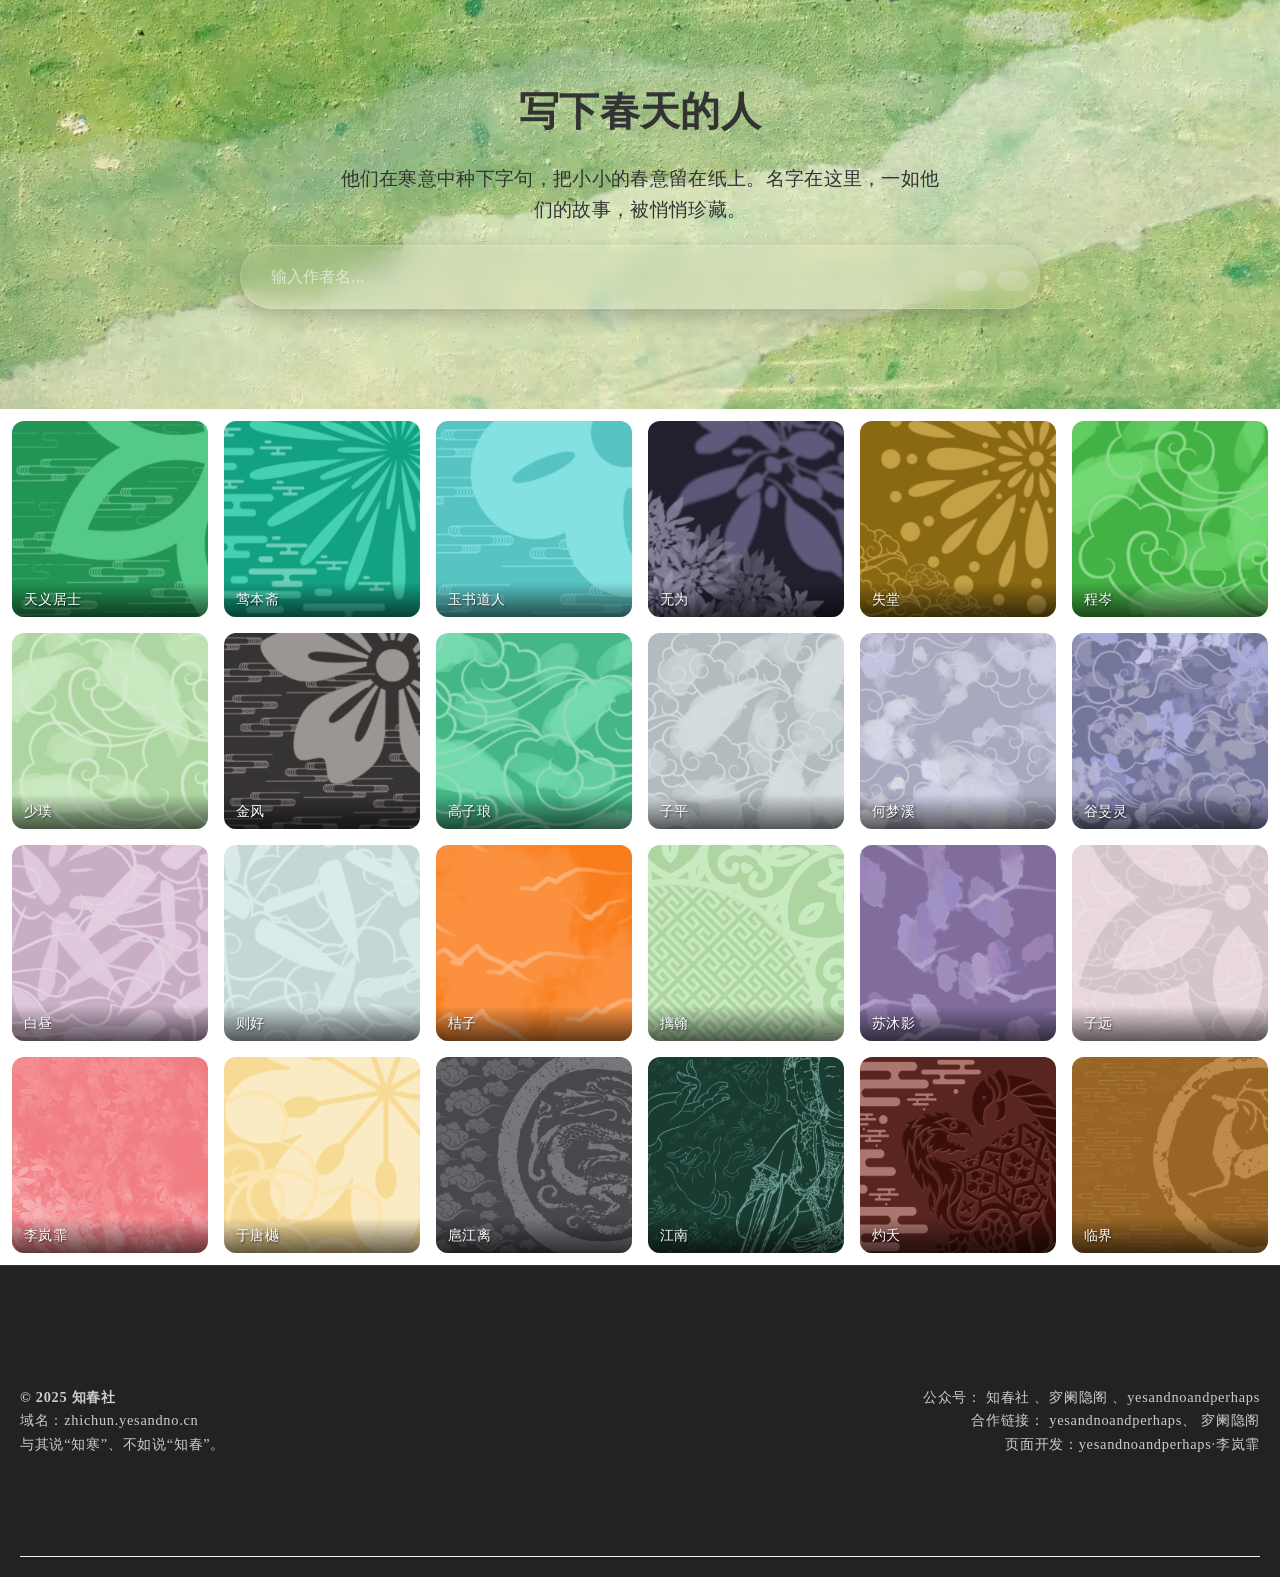
<file: authors.html>
<!DOCTYPE html>
<html lang="zh">
<head>
  <meta charset="UTF-8">
  <meta name="viewport" content="width=device-width, initial-scale=1.0">
  <title>知春社-作者</title>
  <meta name="description" content="他们在寒意中种下字句，把小小的春意留在纸上。名字在这里，一如他们的故事，被悄悄珍藏。">
  <meta name="keywords" content="知春社, 作者页, 创作者, yesandno, yesandnoandperhaps, 文学, 哲学, 灵感">
  <meta name="author" content="yesandnoandperhaps团队">
  <meta name="robots" content="index, follow">
  <link rel="canonical" href="https://zhichun.yesandno.cn/authors/">
  <link rel="icon" type="image/png" href="/img/56a41320991856531f3c50c2d3488a1b_720.png">
  <link rel="apple-touch-icon" href="/img/56a41320991856531f3c50c2d3488a1b_720.png">

  <meta property="og:title" content="知春社 - 作者页">
  <meta property="og:description" content="他们在寒意中种下字句，把小小的春意留在纸上。名字在这里，一如他们的故事，被悄悄珍藏。">
  <meta property="og:type" content="website">
  <meta property="og:url" content="https://zhichun.yesandno.cn/authors/">
  <meta property="og:image" content="https://zhichun.yesandno.cn/img/56a41320991856531f3c50c2d3488a1b_720.png">

  <meta name="twitter:card" content="summary_large_image">
  <meta name="twitter:title" content="知春社 - 作者页">
  <meta name="twitter:description" content="他们在寒意中种下字句，把小小的春意留在纸上。名字在这里，一如他们的故事，被悄悄珍藏。">
  <meta name="twitter:image" content="https://zhichun.yesandno.cn/img/56a41320991856531f3c50c2d3488a1b_720.png">


  <link rel="stylesheet" href="css/CorpusCard.css">
  <link rel="stylesheet" href="css/Main.css">
  <link rel="stylesheet" href="css/Footer.css">
  <link rel="stylesheet" href="css/Toc.css">
  <link rel="stylesheet" href="css/Head.css">
  <link rel="stylesheet" href="css/Search.css">
  <link rel="stylesheet" href="https://at.alicdn.com/t/c/font_4924106_1m79fvvlczc.css"/>
</head>
<body>
  <div class="hero-section">
    <script src="js/RandomBackground.js"></script>
    <script src="js/Hero.js"></script>
    <div class="hero-text">
      <h2>写下春天的人</h2>
      <p>他们在寒意中种下字句，把小小的春意留在纸上。名字在这里，一如他们的故事，被悄悄珍藏。</p>
    </div>
    <div class="search-bar-glass">
      <input
        type="text"
        id="searchInput"
        placeholder="输入作者名..."
        oninput="showSuggestions()"
      />
      <div class="tooltip">
        <button onclick="goToAuthorLink()">
          <i class="iconfont icon-location-arrow"></i>
        </button>
        <span class="tooltip-text">跳转到作者链接</span>
      </div>

      <div class="tooltip">
        <button onclick="scrollToAuthorCard()">
          <i class="iconfont icon-map-marker-alt"></i>
        </button>
        <span class="tooltip-text">滚动到作者卡片</span>
      </div>
      <div id="suggestions" class="suggestions-box"></div>
    </div>
  </div>

  <div class="author" id="section2">
    <div class="head-content" id="作者方形">
      <script src="js/AuthorList.js"></script>
      <script src="js/Card.js"></script>
      <script>
        createAuthorCards(authors, "作者方形");
      </script>
    </div>
  </div>

  <footer>
    <section class="footer-left" style="background-color: #222">
      <strong>&copy; 2025 知春社</strong><br>
      域名：<a href="https://zhichun.yesandno.cn" target="_blank">zhichun.yesandno.cn</a>
      <br>与其说“知寒”、不如说“知春”。

    </section>
    <section class="footer-right" style="background-color: #222">
      公众号：
      <a href="https://mp.weixin.qq.com/s/oqfT4XMQXxZpvLy-9rg5qw" target="_blank">知春社</a>
      、<a href="https://mp.weixin.qq.com/s/LudcxAEAQ77vQxSN_zHs-A" target="_blank">穸阑隐阁</a>
      、yesandnoandperhaps<br>
      合作链接：
        <a href="https://www.yesandnoandperhaps.cn/">yesandnoandperhaps</a>、
        <a href="https://xlyg.fun" target="_blank">穸阑隐阁</a>
      <br>页面开发：yesandnoandperhaps·李岚霏
    </section>
  </footer>
  <script src="js/CorpusCard.js"></script>
  <script src="js/Enter.js"></script>
  <script src="js/Search.js"></script>
</body>
</html>
</file>
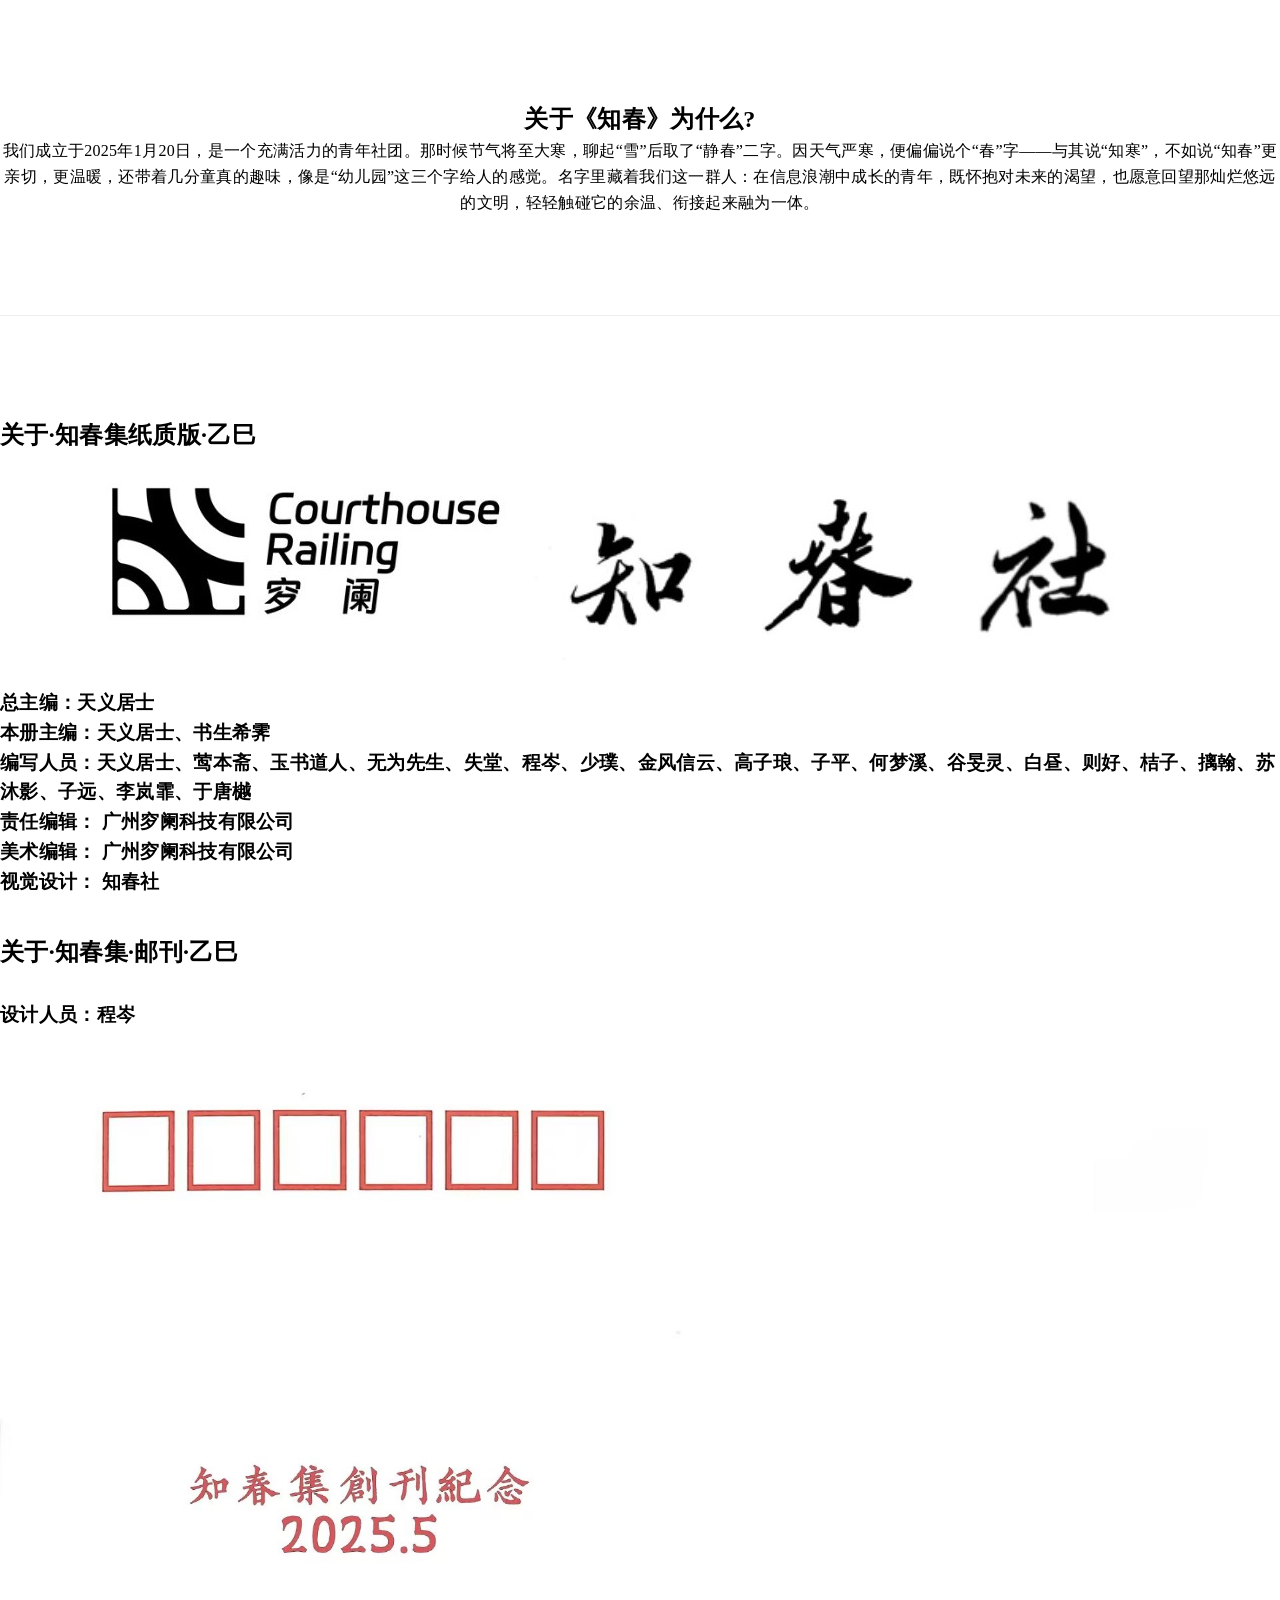
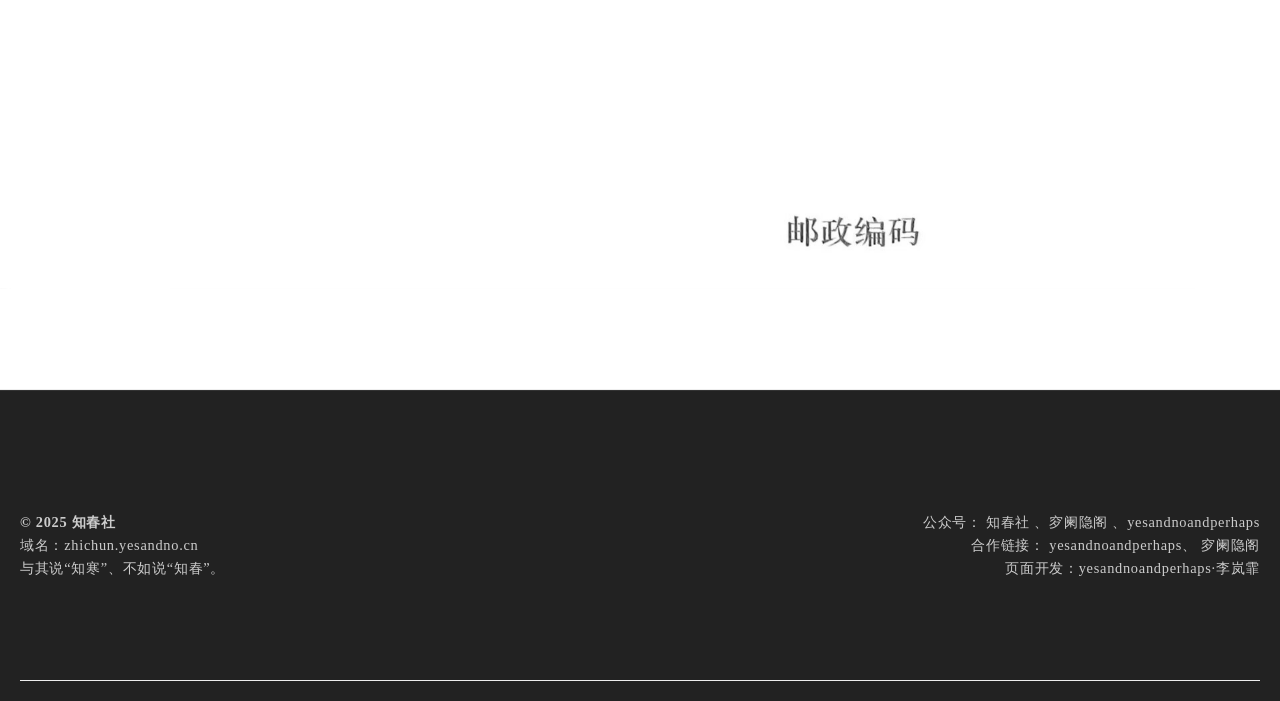
<file: brief.html>
<!DOCTYPE html>
<html lang="zh">
<head>
<meta charset="UTF-8">
    <meta name="viewport" content="width=device-width, initial-scale=1.0">
    <meta name="theme-color" content="#00796b">
    <title>知春社</title>

    <meta name="description" content="知春社是 yesandnoandperhaps 的友站，聚焦文学、哲学与灵感的文字探索。">
    <meta name="keywords" content="知春社, 文学, 哲学, 灵感, 随笔, 创作, yesandno, yesandnoandperhaps">
    <meta name="author" content="yesandnoandperhaps团队">
    <meta name="robots" content="index, follow">
    <link rel="canonical" href="https://zhichun.yesandno.cn/">
    <link rel="icon" type="image/png" href="/img/56a41320991856531f3c50c2d3488a1b_720.png">
    <link rel="apple-touch-icon" href="/img/56a41320991856531f3c50c2d3488a1b_720.png">

    <meta property="og:title" content="知春社 - yesandnoandperhaps 的友站">
    <meta property="og:description" content="知春社致力于探索文字背后的思考，是你心灵的栖息地。">
    <meta property="og:type" content="website">
    <meta property="og:url" content="https://zhichun.yesandno.cn/">
    <meta property="og:image" content="https://zhichun.yesandno.cn/img/56a41320991856531f3c50c2d3488a1b_720.png">

    <meta name="twitter:card" content="summary_large_image">
    <meta name="twitter:title" content="知春社 - yesandnoandperhaps 的友站">
    <meta name="twitter:description" content="知春社致力于探索文字背后的思考，是你心灵的栖息地。">
    <meta name="twitter:image" content="https://zhichun.yesandno.cn/img/56a41320991856531f3c50c2d3488a1b_720.png">
    <link rel="stylesheet" href="css/CorpusCard.css">
    <link rel="stylesheet" href="css/Main.css">
    <link rel="stylesheet" href="css/Footer.css">
    <link rel="stylesheet" href="css/Toc.css">
</head>
<body>

  <section id="section1">
    <h2>关于《知春》为什么?</h2>
    <p>我们成立于2025年1月20日，是一个充满活力的青年社团。那时候节气将至大寒，聊起“雪”后取了“静春”二字。因天气严寒，便偏偏说个“春”字——与其说“知寒”，不如说“知春”更亲切，更温暖，还带着几分童真的趣味，像是“幼儿园”这三个字给人的感觉。名字里藏着我们这一群人：在信息浪潮中成长的青年，既怀抱对未来的渴望，也愿意回望那灿烂悠远的文明，轻轻触碰它的余温、衔接起来融为一体。</p>
  </section>


  <section id="关于" style="text-align: left;">
  <h2>关于·知春集纸质版·乙巳</h2>
  <img src="img/1BCE6F600149B7AB9CB5DD749041BCFC.jpg" style="display: block; margin: 0 auto; max-width: 100%; height: auto;">

  <h3 style="margin-top: 1.5em;">
      总主编：天义居士<br>
        本册主编：天义居士、书生希霁<br>
        编写人员：天义居士、莺本斋、玉书道人、无为先生、失堂、程岑、少璞、金风信云、高子琅、子平、何梦溪、谷旻灵、白昼、则好、桔子、摛翰、苏沐影、子远、李岚霏、于唐樾<br>
    责任编辑： 广州穸阑科技有限公司<br>
    美术编辑： 广州穸阑科技有限公司<br>
    视觉设计： 知春社
  </h3>
      <h2 style="margin-top:1.5em">关于·知春集·邮刊·乙巳</h2>
      <h3>设计人员：程岑</h3>
      <img src="img/e672af023e8b6d9b6368078ef697c22a.jpg" style="display: block; margin: 0 auto; max-width: 100%; height: auto;">
</section>


  <footer>
    <section class="footer-left" style="background-color: #222">
      <strong>&copy; 2025 知春社</strong><br>
      域名：<a href="https://zhichun.yesandno.cn" target="_blank">zhichun.yesandno.cn</a>
      <br>与其说“知寒”、不如说“知春”。

    </section>
    <section class="footer-right" style="background-color: #222">
      公众号：
      <a href="https://mp.weixin.qq.com/s/oqfT4XMQXxZpvLy-9rg5qw" target="_blank">知春社</a>
      、<a href="https://mp.weixin.qq.com/s/LudcxAEAQ77vQxSN_zHs-A" target="_blank">穸阑隐阁</a>
      、yesandnoandperhaps<br>
      合作链接：
        <a href="https://www.yesandnoandperhaps.cn/">yesandnoandperhaps</a>、
        <a href="https://xlyg.fun" target="_blank">穸阑隐阁</a>
      <br>页面开发：yesandnoandperhaps·李岚霏
    </section>
  </footer>


<script>
  const btn = document.getElementById("toc-button");
  const popup = document.getElementById("toc-popup");

  btn.addEventListener("click", () => {
    popup.classList.toggle("shown");
  });

  document.querySelectorAll("#toc-popup a[href^='#']").forEach(link => {
    link.addEventListener("click", (e) => {
      const li = link.closest("li");

      if (li.classList.contains("has-children")) {
        e.preventDefault();
        li.classList.toggle("open");
      } else {
        popup.classList.remove("shown");
      }
    });
  });

  let scrollTimer;
  window.addEventListener("scroll", () => {
    popup.classList.remove("shown");
    btn.classList.add("hidden");

    clearTimeout(scrollTimer);
    scrollTimer = setTimeout(() => {
      const scrollTop = window.scrollY || window.pageYOffset;
      const windowHeight = window.innerHeight;
      const bodyHeight = document.body.scrollHeight;

      const isAtBottom = scrollTop + windowHeight >= bodyHeight - 2;
      const isAtTop = scrollTop <= 2;

      if (!isAtTop && !isAtBottom) {
        btn.classList.remove("hidden");
      }
    }, 500);
  });
</script>

  <script src="js/CorpusCard.js"></script>
  <script src="js/Enter.js"></script>
</body>
</html>
</file>
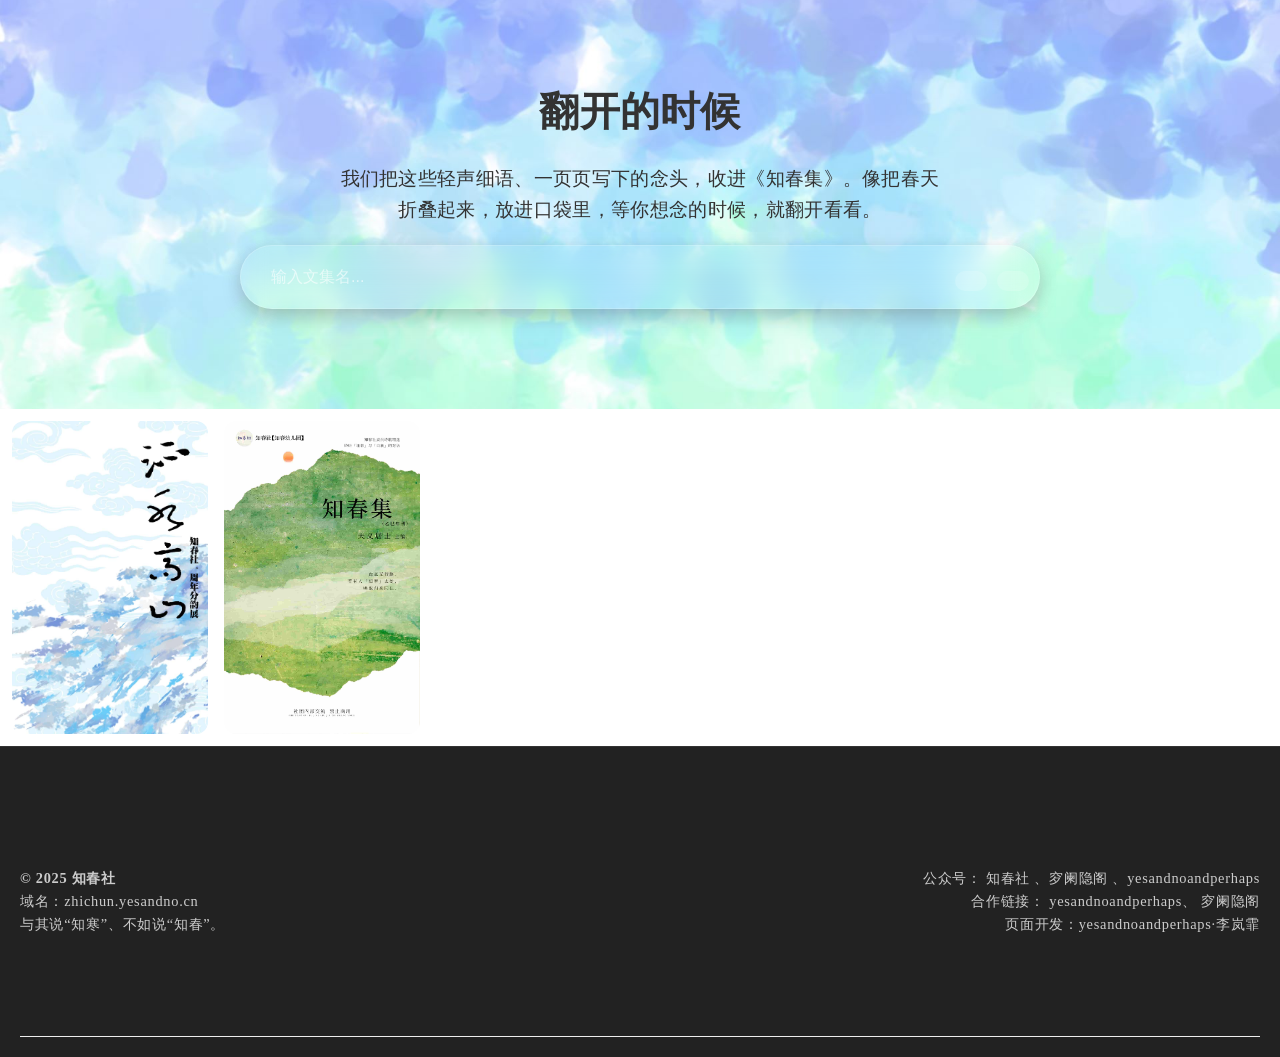
<file: corpus.html>
<!DOCTYPE html>
<html lang="zh">
<head>
  <meta charset="UTF-8">
  <meta name="viewport" content="width=device-width, initial-scale=1.0">
  <title>知春社-文集</title>
  <meta name="description" content="我们把这些轻声细语、一页页写下的念头，收进《知春集》。像把春天折叠起来，放进口袋里，等你想念的时候，就翻开看看。">
  <meta name="keywords" content="知春社, 文集页, 创作者, yesandno, yesandnoandperhaps, 文学, 哲学, 灵感">
  <meta name="author" content="yesandnoandperhaps团队">
  <meta name="robots" content="index, follow">
  <link rel="canonical" href="https://zhichun.yesandno.cn/corpus/">
  <link rel="icon" type="image/png" href="/img/56a41320991856531f3c50c2d3488a1b_720.png">
  <link rel="apple-touch-icon" href="/img/56a41320991856531f3c50c2d3488a1b_720.png">

  <meta property="og:title" content="知春社 - 文集页">
  <meta property="og:description" content="我们把这些轻声细语、一页页写下的念头，收进《知春集》。像把春天折叠起来，放进口袋里，等你想念的时候，就翻开看看。">
  <meta property="og:type" content="website">
  <meta property="og:url" content="https://zhichun.yesandno.cn/corpus/">
  <meta property="og:image" content="https://zhichun.yesandno.cn/img/56a41320991856531f3c50c2d3488a1b_720.png">

  <meta name="twitter:card" content="summary_large_image">
  <meta name="twitter:title" content="知春社 - 文集页">
  <meta name="twitter:description" content="我们把这些轻声细语、一页页写下的念头，收进《知春集》。像把春天折叠起来，放进口袋里，等你想念的时候，就翻开看看。">
  <meta name="twitter:image" content="https://zhichun.yesandno.cn/img/56a41320991856531f3c50c2d3488a1b_720.png">


  <link rel="stylesheet" href="css/CorpusCard.css">
  <link rel="stylesheet" href="css/Main.css">
  <link rel="stylesheet" href="css/Footer.css">
  <link rel="stylesheet" href="css/Toc.css">
  <link rel="stylesheet" href="css/Head.css">
  <link rel="stylesheet" href="css/Search.css">
  <link rel="stylesheet" href="https://at.alicdn.com/t/c/font_4924106_1m79fvvlczc.css"/>
</head>
<body>

  <div class="hero-section">
    <script src="js/RandomBackground.js"></script>
    <script src="js/Hero.js"></script>
    <div class="hero-text">
      <h2>翻开的时候</h2>
      <p>我们把这些轻声细语、一页页写下的念头，收进《知春集》。像把春天折叠起来，放进口袋里，等你想念的时候，就翻开看看。</p>
    </div>
    <div class="search-bar-glass">
      <input
        type="text"
        id="searchInput"
        placeholder="输入文集名..."
        oninput="showSuggestions()"
      />
      <div class="tooltip">
        <button onclick="goToAuthorLink()">
          <i class="iconfont icon-location-arrow"></i>
        </button>
        <span class="tooltip-text">跳转到文集链接</span>
      </div>

      <div class="tooltip">
        <button onclick="scrollToAuthorCard()">
          <i class="iconfont icon-map-marker-alt"></i>
        </button>
        <span class="tooltip-text">滚动到文集卡片</span>
      </div>
      <div id="suggestions" class="suggestions-box"></div>
    </div>
  </div>

  <div class="author" id="section2">
    <div class="head-content" id="文集方形">
        <script src="js/CorpusList.js"></script>
        <script src="js/Card.js"></script>
        <script>
          createAuthorCards(authors, "文集方形",false,false,"./corpus/","https://yesandnoandperhaps.cn/posts/");
        </script>
    </div>
  </div>
  <footer>
    <section class="footer-left" style="background-color: #222">
      <strong>&copy; 2025 知春社</strong><br>
      域名：<a href="https://zhichun.yesandno.cn" target="_blank">zhichun.yesandno.cn</a>
      <br>与其说“知寒”、不如说“知春”。

    </section>
    <section class="footer-right" style="background-color: #222">
      公众号：
      <a href="https://mp.weixin.qq.com/s/oqfT4XMQXxZpvLy-9rg5qw" target="_blank">知春社</a>
      、<a href="https://mp.weixin.qq.com/s/LudcxAEAQ77vQxSN_zHs-A" target="_blank">穸阑隐阁</a>
      、yesandnoandperhaps<br>
      合作链接：
        <a href="https://www.yesandnoandperhaps.cn/">yesandnoandperhaps</a>、
        <a href="https://xlyg.fun" target="_blank">穸阑隐阁</a>
      <br>页面开发：yesandnoandperhaps·李岚霏
    </section>
  </footer>
  <script src="js/CorpusCard.js"></script>
  <script src="js/Enter.js"></script>
  <script src="js/Search.js"></script>
</body>
</html>
</file>
<file: css/Main.css>
@import url("https://fontsapi.zeoseven.com/285/main/result.css");

:root {
    --letter-spacing: 0.02em;
    --code-font-size: 100%;
    --font-weight: 500;
    --font-family: "Noto Serif CJK"
}

p, img {
    pointer-events: none;
}

body {
    width: 100%;
    height: auto;
    font-family: var(--font-family), serif;
    letter-spacing: var(--letter-spacing);
    font-weight: var(--font-weight);
}

* {
      box-sizing: border-box;
      margin: 0;
      padding: 0;
    }

p {
  text-wrap: pretty;
}


html {
  scroll-behavior: smooth;
}

body {
  line-height: 1.6;
}

nav {
  position: fixed;
  top: 0;
  width: 100%;
  background: rgba(0,0,0,0.6);
  color: white;
  text-align: center;
  padding: 1em 0;
  z-index: 999;
  transition: top 0.3s ease;
}

nav.hidden {
  top: -100px;
}


nav a {
  color: white;
  margin: 0 1rem;
  text-decoration: none;
  font-weight: bold;
}

.parallax {
  height: 100vh;
  background-attachment: fixed;
  background-size: cover;
  background-position: center;
  display: flex;
  justify-content: center;
  align-items: center;
  color: white;
  font-size: 3em;
  text-shadow: 2px 2px 5px rgba(0,0,0,0.7);
}

.parallax-1 {
  background-image: url('../img/7d3f5a146ee7e9a513ee9dfe204f6b3d_720.png');
}

.parallax-2 {
  background-image: url('../img/qq_pic_merged_1746381764247.jpg');
}

.parallax-3 {
  background-image: url('../img/chinese-style-7646396_1280.jpg');
}

.parallax-4 {
  background-image: url('../img/e4b92c1d16c6d3282d35a9d76c3360a8.jpg');
}

section {
  padding: 80px 20px;
  text-align: center;
  background: white;
}

h3{
    margin-top: 1.5em;
}
</file>
<file: css/Footer.css>
footer {
  display: flex;
  justify-content: space-between;
  align-items: flex-start;
  background-color: #222;
  padding: 20px 20px;
  font-size: 0.9rem;
  color: #ccc;
  border-top: 1px solid #333;
  width: 100%;
  box-sizing: border-box;
  flex-wrap: wrap;

  letter-spacing: 0.05em;
  line-height: 1.6;
  word-break: break-word;
  text-align: justify;
  text-justify: inter-ideograph;
}

footer a {
  white-space: nowrap;
  word-break: keep-all;
}

footer section.footer-left {
  flex: 1;
  text-align: left;
  min-width: 250px;
}

footer section.footer-right {
  flex: 1;
  text-align: right;
  min-width: 250px;
}

footer a {
  color: #ccc;
  text-decoration: none;
}

footer a:hover {
  text-decoration: underline;
}

@media (max-width: 768px) {
  footer {
    flex-direction: column;
  }

  footer section.footer-left,
  footer section.footer-right {
    text-align: left;
    margin: 0;
    padding: 0;
  }

  footer section.footer-left {
    order: 1;
  }

  footer section.footer-right {
    order: 2;
    margin-top: 30px;
  }
}
</file>
<file: css/NewZhichun.css>
* {
  box-sizing: border-box;
  margin: 0;
  padding: 0;
  caret-color: transparent !important;

}


html, body {
  height: 100%;
  overflow-x: hidden;
}

body {
  background: #fff;
}

/* 容器 */
.container {
  display: flex;
  flex-direction: row;
  min-height: 100vh;
  width: 100%;
  max-width: 100vw;
  overflow-y: auto;
}

.left, .right {
  flex: 1;
  display: flex;
  flex-direction: column;
  align-items: center;
  justify-content: center;
  padding: 20px;
  overflow-y: auto;
}

/* 左侧图片 */
.left img {
  width: 100%;
  max-height: 40vh;
  object-fit: contain;
  margin-bottom: 30px;
}

/* 毛玻璃框 */
.glass-box {
  width: 100%;
  height: 5vw;
  max-width: 100%;
  border-radius: 1rem;
  background-color: rgba(255, 255, 255, 0.1);
  backdrop-filter: blur(2px);
  -webkit-backdrop-filter: blur(2px);
  border: 0.8px solid rgba(255, 255, 255, 0.18);
  box-shadow: 0 8px 20px rgba(0, 0, 0, 0.15),
              rgba(142, 142, 142, 0.19) 0px 6px 15px 0px;
  color: rgba(0, 0, 0, 0.9);
  display: flex;
  align-items: center;
  justify-content: center;
  text-align: center;
  transition: all 0.3s ease;
  white-space: nowrap;
  overflow: hidden;
  text-overflow: ellipsis;
}

.glass-box:hover {
  border-radius: 5rem;
  box-shadow: 0 10px 25px rgba(0, 0, 0, 0.3),
              rgba(200, 200, 200, 0.3) 0px 8px 20px;
}

/* 右侧区域 */
.right {
  background-color: transparent;
  color: #000;
  padding: 10px;
}

.right .first-row {
  display: flex;
  justify-content: space-between;
  width: 100%;
  margin-bottom: 20px;
  flex-wrap: wrap;
}

.right .box {
  flex: 1;
  margin: 0 10px;
  padding: 20px;
  border-radius: 12px;
  background: rgba(255, 255, 255, 0.1);
  backdrop-filter: blur(2px);
  -webkit-backdrop-filter: blur(2px);
  border: 0.8px solid rgba(255, 255, 255, 0.18);
  box-shadow: 0 8px 20px rgba(0, 0, 0, 0.15),
              rgba(142, 142, 142, 0.19) 0px 6px 15px 0px;
  box-sizing: border-box;
  max-width: 100%;
  overflow: hidden;
  transition: transform 0.3s ease;
  cursor: pointer;
}

.right .box:hover {
  transform: scale(1.03);
}

.right .recommended-box {
  writing-mode: vertical-rl;
  direction: rtl;
  text-align: left;
  white-space: nowrap;
  line-height: 2;
}

/* 第二行：三列卡片 */
.right .second-row {
  display: grid;
  grid-template-columns: repeat(3, 1fr);
  gap: 20px;
  width: 100%;
  box-sizing: border-box;
}

.right .second-row .box {
  padding: 20px;
  border-radius: 12px;
  background: rgba(255, 255, 255, 0.1);
  backdrop-filter: blur(2px);
  -webkit-backdrop-filter: blur(2px);
  border: 0.8px solid rgba(255, 255, 255, 0.18);
  box-shadow: 0 8px 20px rgba(0, 0, 0, 0.15),
              rgba(142, 142, 142, 0.19) 0px 6px 15px 0px;
  text-align: center;
  overflow: hidden;
  white-space: nowrap;
  text-overflow: ellipsis;
  min-width: 0;
  font-size: 1rem;
  font-weight: 500;
}

.right .second-row .box:nth-child(5) {
  grid-column: span 2;
}

/* 标题样式 */
.right .second-row .box h3 {
  font-size: 0.9em;
  font-weight: 600;
  margin: 0;
  display: grid;
  grid-template-columns: auto auto;
  align-items: center;
  justify-content: center;
  gap: 8px;
}

.right .second-row .box h3 .iconfont {
  font-size: 1em;
  line-height: 1;
  color: #4c4948;
  align-self: center;
}

/* 移动端 */
@media (max-width: 766px) {
  .container {
    flex-direction: column;
  }

  .glass-box {
    height: 18vw;
    font-size: 0.9rem;
  }

  .left img {
    max-height: 30vh;
  }

  .right .first-row {
    flex-direction: column;
  }

  .right .box {
    margin: 10px 0;
  }

  .right .second-row {
    grid-template-columns: repeat(3, 1fr);
    gap: 10px;
  }

  .right .second-row .box {
    white-space: nowrap;
    overflow: hidden;
    text-overflow: ellipsis;
  }

  .right .recommended-box {
    writing-mode: horizontal-tb;
    direction: ltr;
    white-space: normal;
  }
}
a {
  color: rgba(63, 63, 63, 0.8);
  text-decoration: none;
}

#quote-meta a {
    pointer-events: auto;
}

#recommended-article-list .iconfont {
  line-height: 1;
  color: #4c4948;
}
</file>
<file: css/Modal.css>
/* 模态背景 */
.modal {
  display: none;
  position: fixed;
  z-index: 999;
  left: 0; top: 0;
  width: 100%; height: 100%;
  background-color: rgba(0, 0, 0, 0.4);
  justify-content: center;
  align-items: center;
  animation: fadeIn 0.3s ease forwards;
}

/* 使用 Flex 居中内容 */
.modal.show {
  display: flex;
}

/* 弹窗内容 */
.modal-content {
  background-color: #fff;
  padding: 24px 32px;
  border-radius: 12px;
  width: 90%;
  max-width: 500px;
  box-shadow: 0 10px 30px rgba(0,0,0,0.2);
  position: relative;
  animation: scaleIn 0.3s ease forwards;
  transform: scale(0.8);
  opacity: 0;
}

/* 关闭按钮 */
.close {
  color: #aaa;
  position: absolute;
  top: 10px; right: 15px;
  font-size: 28px;
  cursor: pointer;
}
.close:hover {
  color: black;
}

/* 动画：淡入背景 */
@keyframes fadeIn {
  from { background-color: rgba(0, 0, 0, 0); }
  to { background-color: rgba(0, 0, 0, 0.4); }
}

/* 动画：弹出 */
@keyframes scaleIn {
  0% {
    transform: scale(0.8);
    opacity: 0;
  }
  100% {
    transform: scale(1);
    opacity: 1;
  }
}

/* 动画：关闭（淡出 + 缩小） */
@keyframes scaleOut {
  0% {
    transform: scale(1);
    opacity: 1;
  }
  100% {
    transform: scale(0.8);
    opacity: 0;
  }
}
</file>
<file: css/CorpusCard.css>
/* 卡片 */
.head-content {
    flex-wrap: wrap;
    flex: 1;
    display: flex;
    align-items: center;
    justify-content: flex-start;
    width: 100%;
    height: auto;
    gap: 16px;
    padding: 12px;
}

.card {
    position: relative;
    display: inline-block;
    padding: 0;
    margin: 0;
    transform: translateX(-100vw);
}

.card img {
    width: 100%;
    height: auto;
    display: block;
    border-radius: 12px;
}

.card.start {
    animation-name: slide;
    animation-fill-mode: both;
    animation-timing-function: ease;
}

.card.end {
    animation-name: slide-end;
    animation-fill-mode: both;
    animation-timing-function: ease;
}

@keyframes slide {
    0% {
        transform: translateX(-100vw);
        opacity: 0;
        border-radius: 0px;
    }
    50% {
        border-radius: 0px;
        opacity: 0;
    }
    100% {
        transform: translateX(0);
        opacity: 1;
        border-radius: 12px;
    }
}

@keyframes slide-end {
    0% {
        transform: translateX(0);
        opacity: 1;
        border-radius: 12px;
    }
    50% {
        border-radius: 12px;
        opacity: 1;
    }
    100% {
        transform: translateX(-100vw);
        opacity: 0;
        border-radius: 0px;
    }
}

.card a {
    display: block;
    position: absolute;
    top: 0;
    left: 0;
    right: 0;
    bottom: 0;
    background-color: rgba(0, 0, 0, 0);
    color: transparent;
    text-decoration: none;
    transition: background-color 0.3s, color 0.3s;
    border-radius: 12px;
}

.card a:hover {
    background-color: rgba(0, 0, 0, 0.1);
    color: white;
}

.card * {
  display: block;
  justify-content: initial;
  align-items: initial;
  user-select: text;
}

.card-tile-text-wrapper {
    position: absolute;
    bottom: 0;
    left: 0;
    width: 100%;
    z-index: 2;
    background: linear-gradient(to top, rgba(0, 0, 0, 0.6), transparent);
    padding: 0;
    border-radius: 0 0 12px 12px;
    display: flex;
    align-items: flex-end;
    justify-content: flex-start;
}

.card-tile-text {
    color: white;
    font-size: 14px;
    line-height: 1.4;
    text-shadow: 1px 1px 2px rgba(0, 0, 0, 0.6);
    white-space: nowrap;
    overflow: hidden;
    text-overflow: ellipsis;
    pointer-events: none;
    padding: 8px 12px;
}




@media (min-width: 1024px) {
    .card {
        width: calc((100% - 5 * 16px) / 6);
    }
}


@media (max-width: 767px) {
    .card {
        width: calc((100% - 16px) / 2);
    }
}



@media (min-width: 768px) and (max-width: 1023px) {
    .card {
        width: calc((100% - 2 * 16px) / 3);
    }
}
</file>
<file: css/Toc.css>
#toc-button {
  position: fixed;
  bottom: 30px;
  right: 30px;
  background: #222;
  color: white;
  width: 56px;
  height: 56px;
  border-radius: 50%;
  font-size: 1.5em;
  text-align: center;
  line-height: 56px;
  cursor: pointer;
  box-shadow: 0 4px 12px rgba(0, 0, 0, 0.3);
  z-index: 1000;
  transition: transform 0.4s ease, opacity 0.4s ease;
}

#toc-button:hover {
  background: #444;
}

#toc-button.hidden {
  transform: translateX(150%);
  opacity: 0;
  pointer-events: none;
}

#toc-popup {
  position: fixed;
  bottom: 100px;
  right: 30px;
  background: white;
  border: 1px solid #ccc;
  border-radius: 12px;
  box-shadow: 0 4px 12px rgba(0,0,0,0.2);
  padding: 1rem;
  z-index: 1000;
  width: 220px;
  max-height: 70vh;
  overflow-y: auto;

  transform: translateX(150%);
  opacity: 0;
  pointer-events: none;
  transition: transform 0.4s ease, opacity 0.4s ease;
}

#toc-popup.shown {
  transform: translateX(0);
  opacity: 1;
  pointer-events: auto;
}

#toc-popup ul {
  list-style: none;
  padding: 0;
  margin: 0;
}

#toc-popup li {
  margin-bottom: 0.5rem;
}

#toc-popup a {
  text-decoration: none;
  color: #333;
  font-weight: 500;
  display: block;
}

#toc-popup a:hover {
  color: #0077cc;
}

#toc-popup ul ul {
  margin-left: 1rem;
  margin-top: 0.3rem;
  border-left: 2px solid #eee;
  padding-left: 0.6rem;
}

#toc-popup li ul {
  display: none;
}

#toc-popup li.open > ul {
  display: block;
}

#toc-popup li.has-children > a::after {
  content: " ▸";
  float: right;
  font-size: 0.8em;
  transition: transform 0.3s ease;
}

#toc-popup li.open > a::after {
  content: " ▼";
}

section {
  padding: 100px 0;
  border-bottom: 1px solid #eee;
}
</file>
<file: css/Head.css>
.hero-section {
  background-color: #f0f0f0;
  padding: 80px 20px;
  text-align: center;
  color: #333;
}

.hero-text h2 {
  font-size: 2.5em;
  margin-bottom: 0.5em;
}

.hero-text p {
  font-size: 1.2em;
  max-width: 600px;
  margin: 0 auto;
}
</file>
<file: css/Search.css>
/* 防止自动填充时浏览器改变样式 */
input:-webkit-autofill {
  background: rgba(255, 255, 255, 0.05) !important;
  color: rgba(255, 255, 255, 0.9) !important;
  box-shadow: 0 8px 20px rgba(0, 0, 0, 0.15) !important;
  -webkit-box-shadow: 0 8px 20px rgba(0, 0, 0, 0.15) !important;
  backdrop-filter: blur(12px) !important;
  -webkit-backdrop-filter: blur(12px) !important;
  border-radius: 5rem !important;
}

/* 毛玻璃搜索栏整体 */
.search-bar-glass {
  position: relative;
  width: 100%;
  max-width: 800px;
  margin: 20px auto;
  display: flex;
  align-items: center;
  padding: 10px;
  border-radius: 5rem;
  background-color: rgba(255, 255, 255, 0.05);
  backdrop-filter: blur(12px);
  -webkit-backdrop-filter: blur(12px);
  border: 0.8px solid rgba(255, 255, 255, 0.18);
  box-shadow: 0 8px 20px rgba(0, 0, 0, 0.15),
              rgba(142, 142, 142, 0.19) 0px 6px 15px 0px;
  color: rgba(255, 255, 255, 0.9);
  text-shadow: 0 2px 4px rgba(0, 0, 0, 0.4);
}

/* 输入框 */
.search-bar-glass input {
  flex: 1;
  padding: 12px 20px;
  font-size: 16px;
  border: none;
  border-radius: 5rem;
  background: transparent;
  color: rgba(255, 255, 255, 0.95);
  outline: none;
  transition: all 0.3s ease;
}

.search-bar-glass input::placeholder {
  color: rgba(255, 255, 255, 0.6);
}

/* 按钮统一样式 */
.search-bar-glass button {
  margin-left: 10px;
  padding: 10px 16px;
  font-size: 14px;
  border: none;
  border-radius: 2rem;
  cursor: pointer;
  color: #fff;
  background: rgba(255, 255, 255, 0.15);
  backdrop-filter: blur(10px);
  -webkit-backdrop-filter: blur(10px);
  transition: background 0.3s ease;
}

.search-bar-glass button:hover {
  background: rgba(255, 255, 255, 0.3);
}

.search-bar-glass button:active {
  background: rgba(255, 255, 255, 0.25);
}

/* 提示框 */
.suggestions-box {
  position: absolute;
  top: 100%;
  left: 0;
  width: 100%;
  margin-top: 6px;
  background: rgba(255, 255, 255, 0.1);
  backdrop-filter: blur(12px);
  border-radius: 1rem;
  box-shadow: 0 4px 20px rgba(0, 0, 0, 0.15);
  z-index: 10;
  display: none;
  max-height: 250px;
  overflow-y: auto;
  /* 隐藏滚动条（WebKit 浏览器） */
  scrollbar-width: none;          /* Firefox */
  -ms-overflow-style: none;       /* IE 10+ */
}

.suggestions-box::-webkit-scrollbar {
  display: none;                  /* Chrome/Safari */
}

/* 单个提示项 */
.suggestion-item {
  padding: 10px 14px;
  color: #fff;
  cursor: pointer;
  transition: background 0.2s ease;
}

.suggestion-item:hover {
  background: rgba(255, 255, 255, 0.2);
  border-radius: 0.75rem;
}

/* tooltip 样式 */
.tooltip {
  position: relative;
  display: inline-block;
}

.tooltip .tooltip-text {
  visibility: hidden;
  background-color: #333;
  color: #fff;
  font-size: 12px;
  text-align: center;
  padding: 6px 10px;
  border-radius: 6px;
  position: absolute;
  z-index: 1;
  bottom: 125%;
  left: 50%;
  transform: translateX(-50%);
  opacity: 0;
  transition: opacity 0.3s;
  white-space: nowrap;
}

.tooltip:hover .tooltip-text {
  visibility: visible;
  opacity: 1;
}

/* 移动端适配（768px 以下） */
@media (max-width: 768px) {
  .search-bar-glass {
    padding: 8px;
  }

  .search-bar-glass input {
    font-size: 14px;
    padding: 10px 16px;
  }

  .search-bar-glass button {
    font-size: 16px;
    padding: 12px;
    border-radius: 50%;
    width: 40px;
    height: 40px;
    display: flex;
    align-items: center;
    justify-content: center;
  }

  .suggestions-box {
    max-width: 100vw;
    left: 0;
    border-radius: 0.75rem;
  }

  .tooltip .tooltip-text {
    font-size: 11px;
    bottom: 110%;
  }
}

/* 超小屏适配（320px 以下） */
@media (max-width: 375px) {
  .search-bar-glass input {
    font-size: 13px;
    padding: 8px 12px;
  }

  .search-bar-glass button {
    width: 36px;
    height: 36px;
    font-size: 14px;
  }

  .suggestion-item {
    font-size: 14px;
    padding: 8px 12px;
  }
}

@media (max-width: 320px) {
  .search-bar-glass {
    padding: 6px;
  }

  .search-bar-glass input {
    font-size: 12px;
    padding: 6px 10px;
  }

  .search-bar-glass button {
    width: 32px;
    height: 32px;
    font-size: 13px;
  }

  .tooltip .tooltip-text {
    font-size: 10px;
    padding: 4px 8px;
  }
}
</file>
